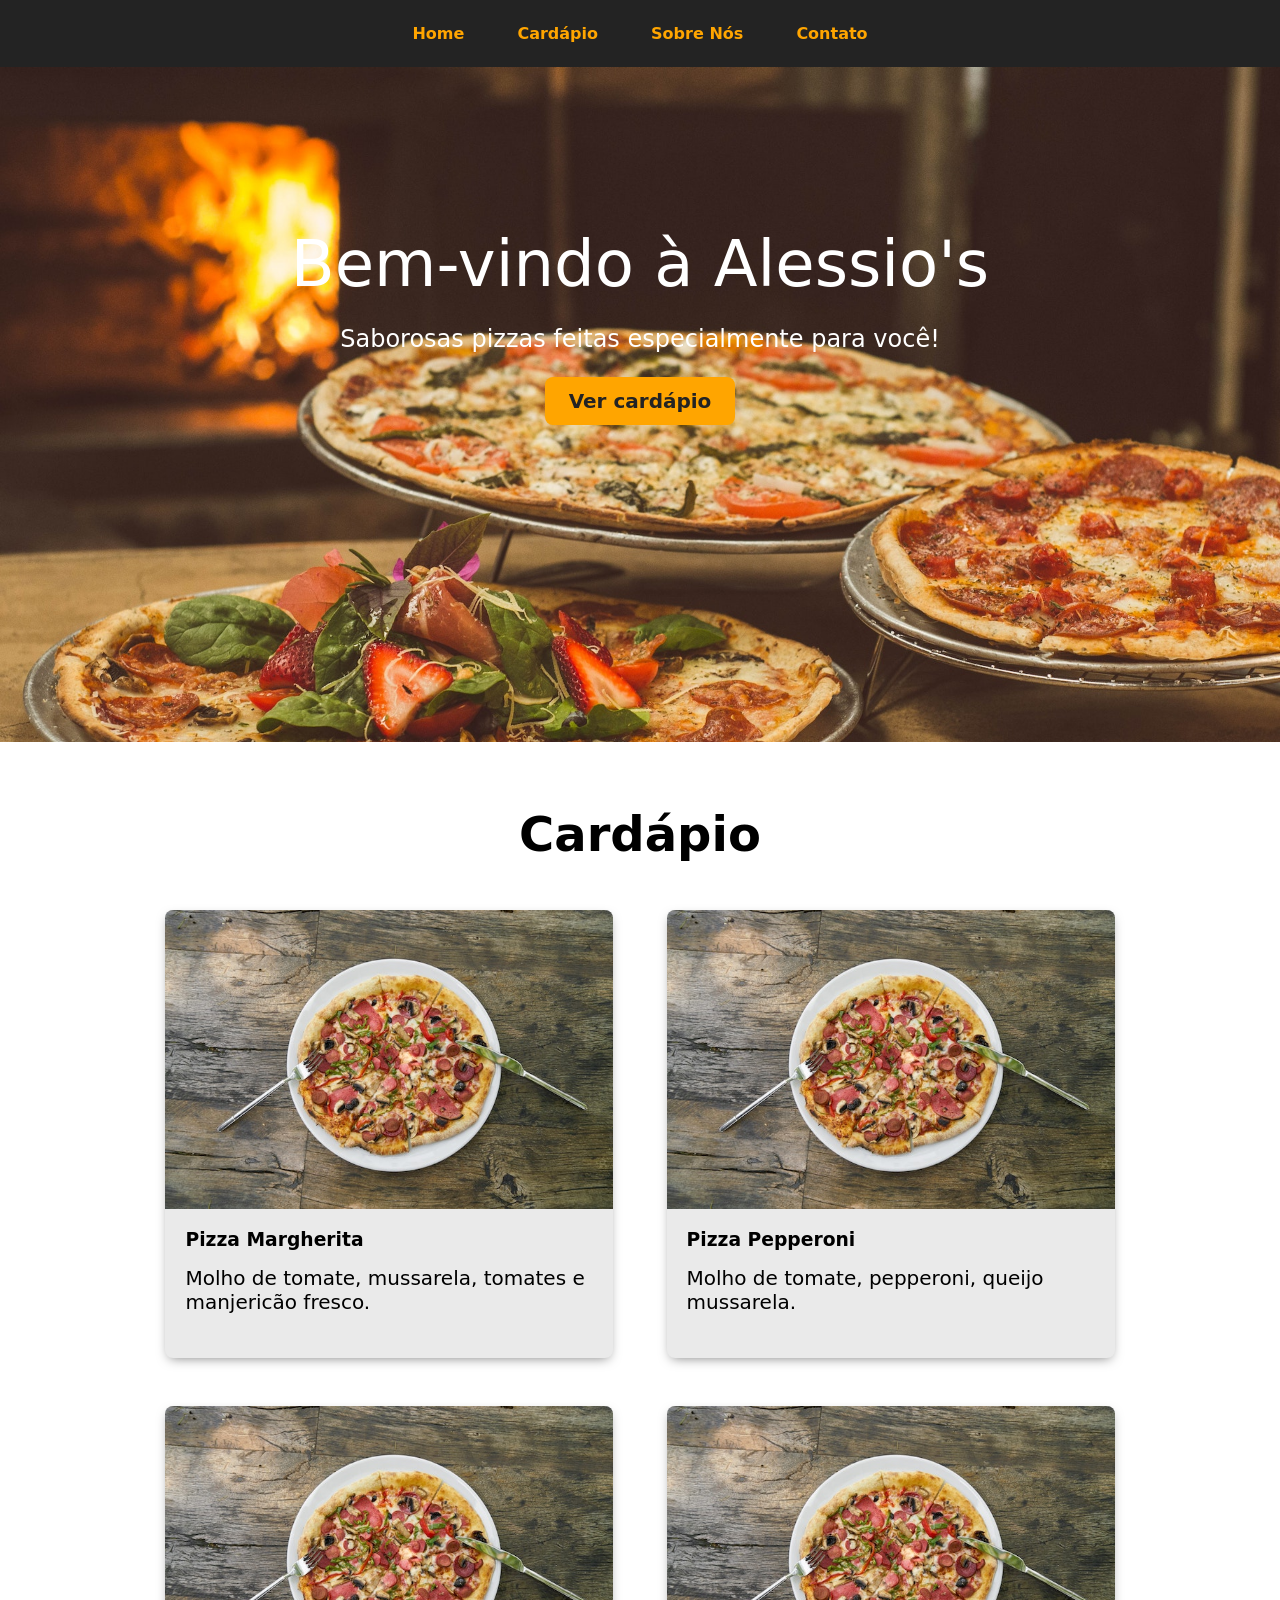
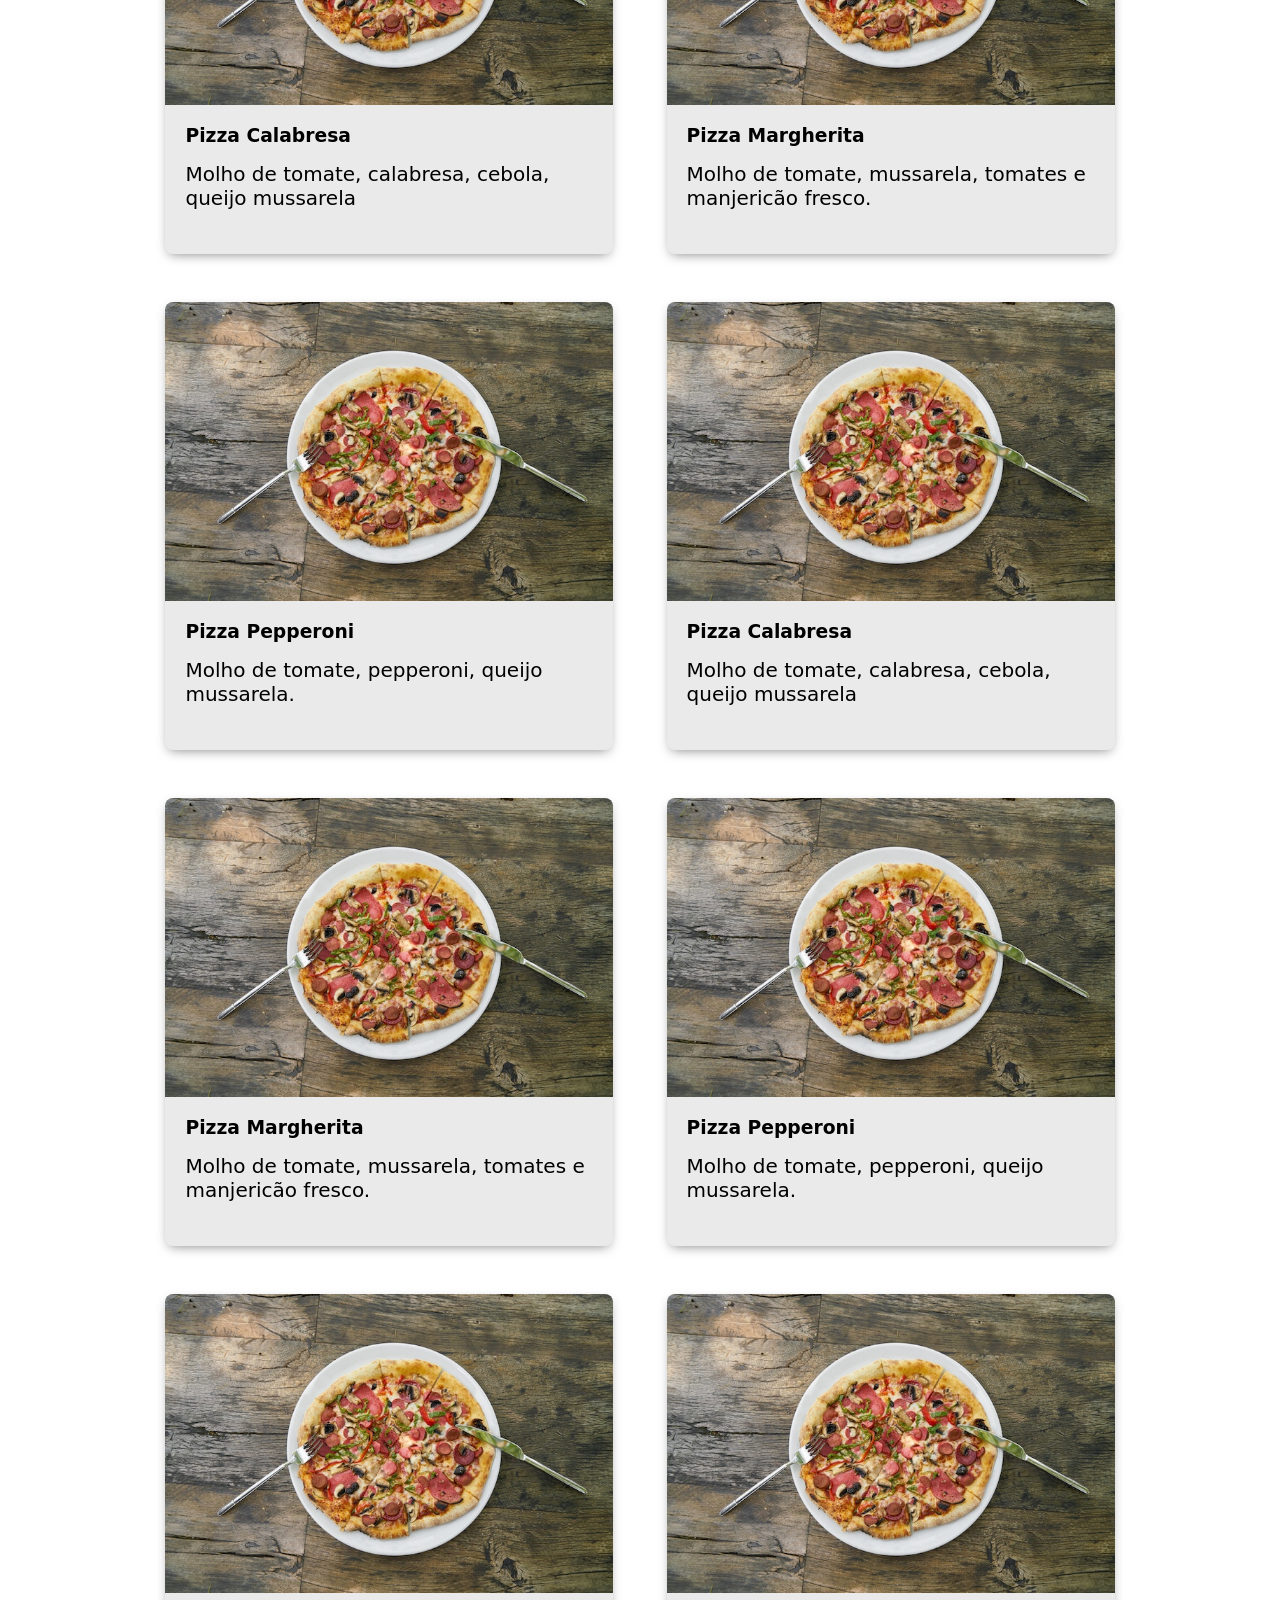
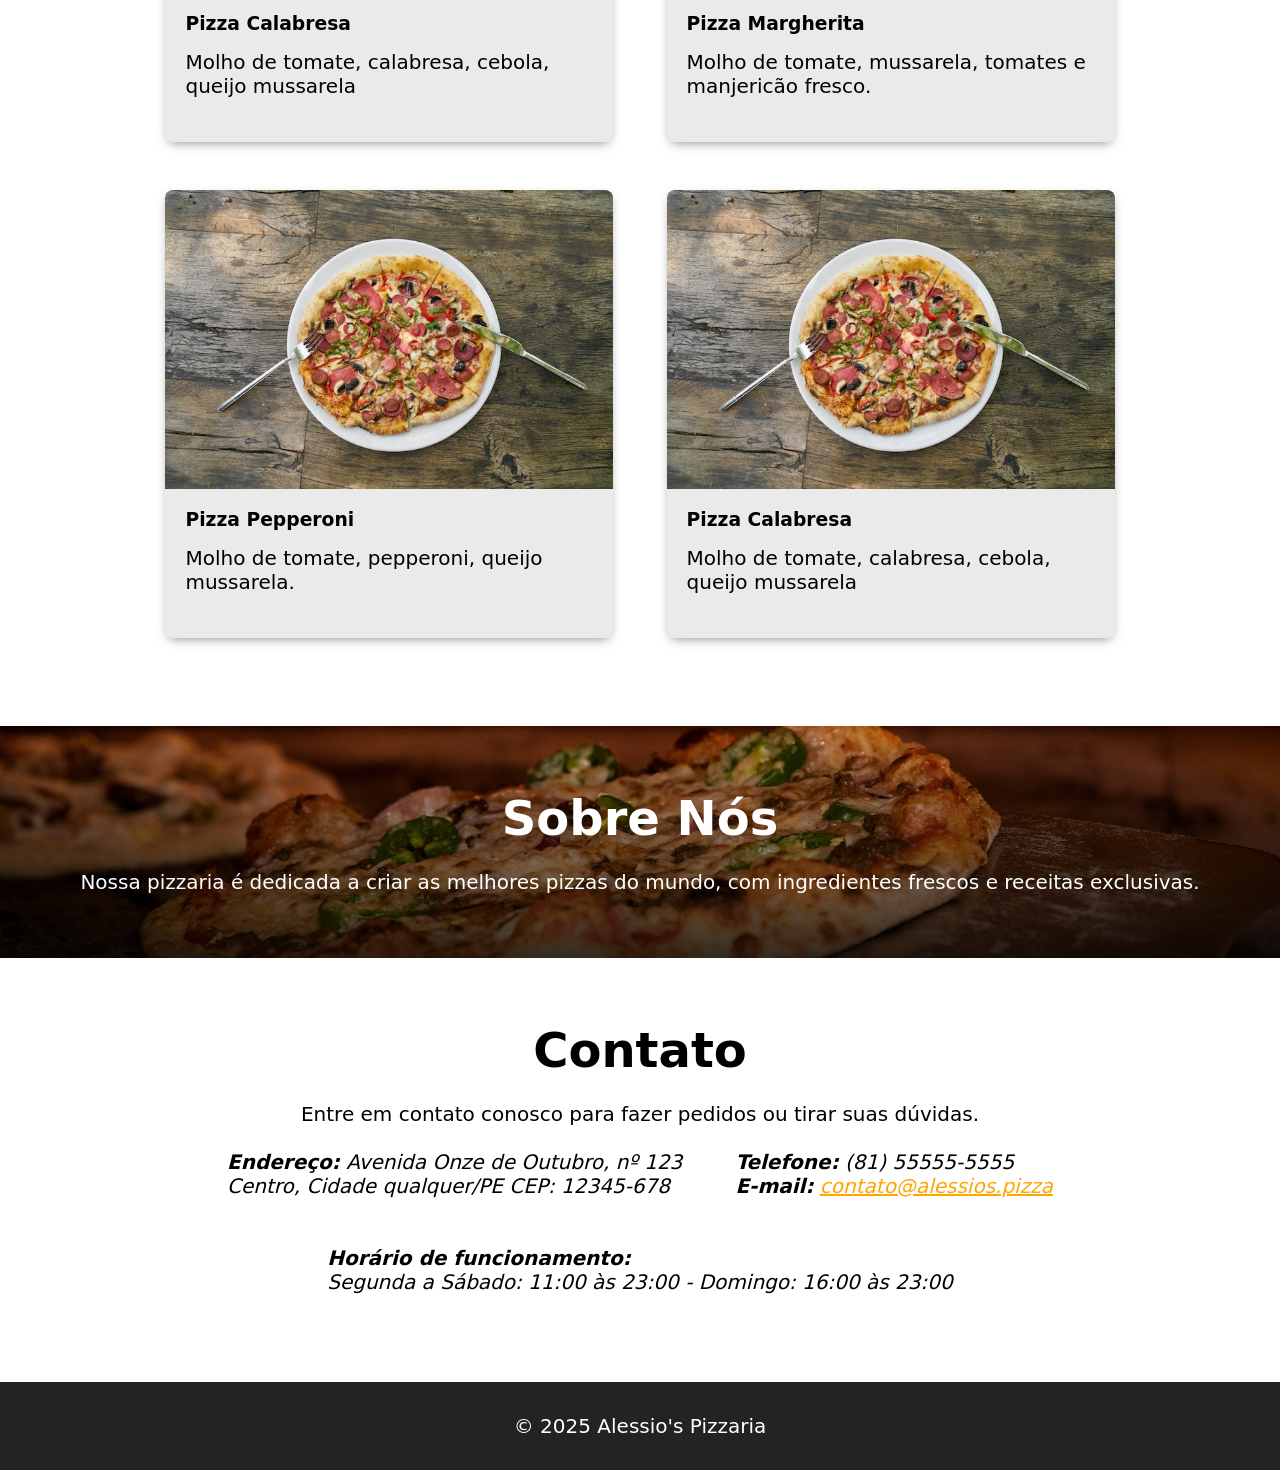
<file: alessios-pizzaria/index.html>
<!DOCTYPE html>
<html lang="pt-br">
  <head>
    <meta charset="UTF-8" />
    <meta name="viewport" content="width=device-width, initial-scale=1.0" />
    <title>Alessio's Pizzaria</title>
    <link rel="stylesheet" href="./index.css">
  </head>
  <body>
    <header>
      <nav>
        <ul>
          <li><a href="#home">Home</a></li>
          <li><a href="#menu">Cardápio</a></li>
          <li><a href="#about">Sobre Nós</a></li>
          <li><a href="#contact">Contato</a></li>
        </ul>
      </nav>
    </header>

    <section id="home">
      <div class="hero">
        <h1>Bem-vindo à Alessio's</h1>
        <p>Saborosas pizzas feitas especialmente para você!</p>
        <a href="#menu" class="cta-button">Ver cardápio</a>
      </div>
    </section>

    <section id="menu">
      <h2>Cardápio</h2>
      <ul class="menu-list">
        <li>
          <img src="./img/pexels-engin-akyurt-2260208.jpg" alt="Pizza Margherita">
          <h3>Pizza Margherita</h3>
          <p>Molho de tomate, mussarela, tomates e manjericão fresco.</p>
        </li>

        <li>
          <img src="./img/pexels-engin-akyurt-2260208.jpg" alt="Pizza Pepperoni">
          <h3>Pizza Pepperoni</h3>
          <p>Molho de tomate, pepperoni, queijo mussarela.</p>
        </li>

        <li>
          <img src="./img/pexels-engin-akyurt-2260208.jpg" alt="Pizza Calabresa">
          <h3>Pizza Calabresa</h3>
          <p>Molho de tomate, calabresa, cebola, queijo mussarela</p>
        </li>

        <li>
          <img src="./img/pexels-engin-akyurt-2260208.jpg" alt="Pizza Margherita">
          <h3>Pizza Margherita</h3>
          <p>Molho de tomate, mussarela, tomates e manjericão fresco.</p>
        </li>

        <li>
          <img src="./img/pexels-engin-akyurt-2260208.jpg" alt="Pizza Pepperoni">
          <h3>Pizza Pepperoni</h3>
          <p>Molho de tomate, pepperoni, queijo mussarela.</p>
        </li>

        <li>
          <img src="./img/pexels-engin-akyurt-2260208.jpg" alt="Pizza Calabresa">
          <h3>Pizza Calabresa</h3>
          <p>Molho de tomate, calabresa, cebola, queijo mussarela</p>
        </li>

        <li>
          <img src="./img/pexels-engin-akyurt-2260208.jpg" alt="Pizza Margherita">
          <h3>Pizza Margherita</h3>
          <p>Molho de tomate, mussarela, tomates e manjericão fresco.</p>
        </li>

        <li>
          <img src="./img/pexels-engin-akyurt-2260208.jpg" alt="Pizza Pepperoni">
          <h3>Pizza Pepperoni</h3>
          <p>Molho de tomate, pepperoni, queijo mussarela.</p>
        </li>

        <li>
          <img src="./img/pexels-engin-akyurt-2260208.jpg" alt="Pizza Calabresa">
          <h3>Pizza Calabresa</h3>
          <p>Molho de tomate, calabresa, cebola, queijo mussarela</p>
        </li>

        <li>
          <img src="./img/pexels-engin-akyurt-2260208.jpg" alt="Pizza Margherita">
          <h3>Pizza Margherita</h3>
          <p>Molho de tomate, mussarela, tomates e manjericão fresco.</p>
        </li>

        <li>
          <img src="./img/pexels-engin-akyurt-2260208.jpg" alt="Pizza Pepperoni">
          <h3>Pizza Pepperoni</h3>
          <p>Molho de tomate, pepperoni, queijo mussarela.</p>
        </li>

        <li>
          <img src="./img/pexels-engin-akyurt-2260208.jpg" alt="Pizza Calabresa">
          <h3>Pizza Calabresa</h3>
          <p>Molho de tomate, calabresa, cebola, queijo mussarela</p>
        </li>
      </ul>
    </section>

    <section id="about">
      <h2>Sobre Nós</h2>
      <p>
        Nossa pizzaria é dedicada a criar as melhores pizzas do mundo, com ingredientes frescos e receitas exclusivas.
      </p>
    </section>

    <section id="contact">
      <h2>Contato</h2>
      <p>Entre em contato conosco para fazer pedidos ou tirar suas dúvidas.</p>

      <address>
        <p>
          <strong>Endereço:</strong>
          Avenida Onze de Outubro, nº 123<br>
          Centro, Cidade qualquer/PE CEP: 12345-678
        </p>

        <div>
          <p><strong>Telefone:</strong> (81) 55555-5555</p>
          <p>
            <strong>E-mail:</strong>
            <a href="mailto:contato@alessios.pizza">contato@alessios.pizza</a>
          </p>
        </div>

        <div>
          <p><strong>Horário de funcionamento:</strong></p>
          <p>Segunda a Sábado: 11:00 às 23:00 - Domingo: 16:00 às 23:00</p>
        </div>
      </address>
    </section>
    
    <footer>
      <p>&copy; 2025 Alessio's Pizzaria</p>
    </footer>
  </body>
</html>
</file>
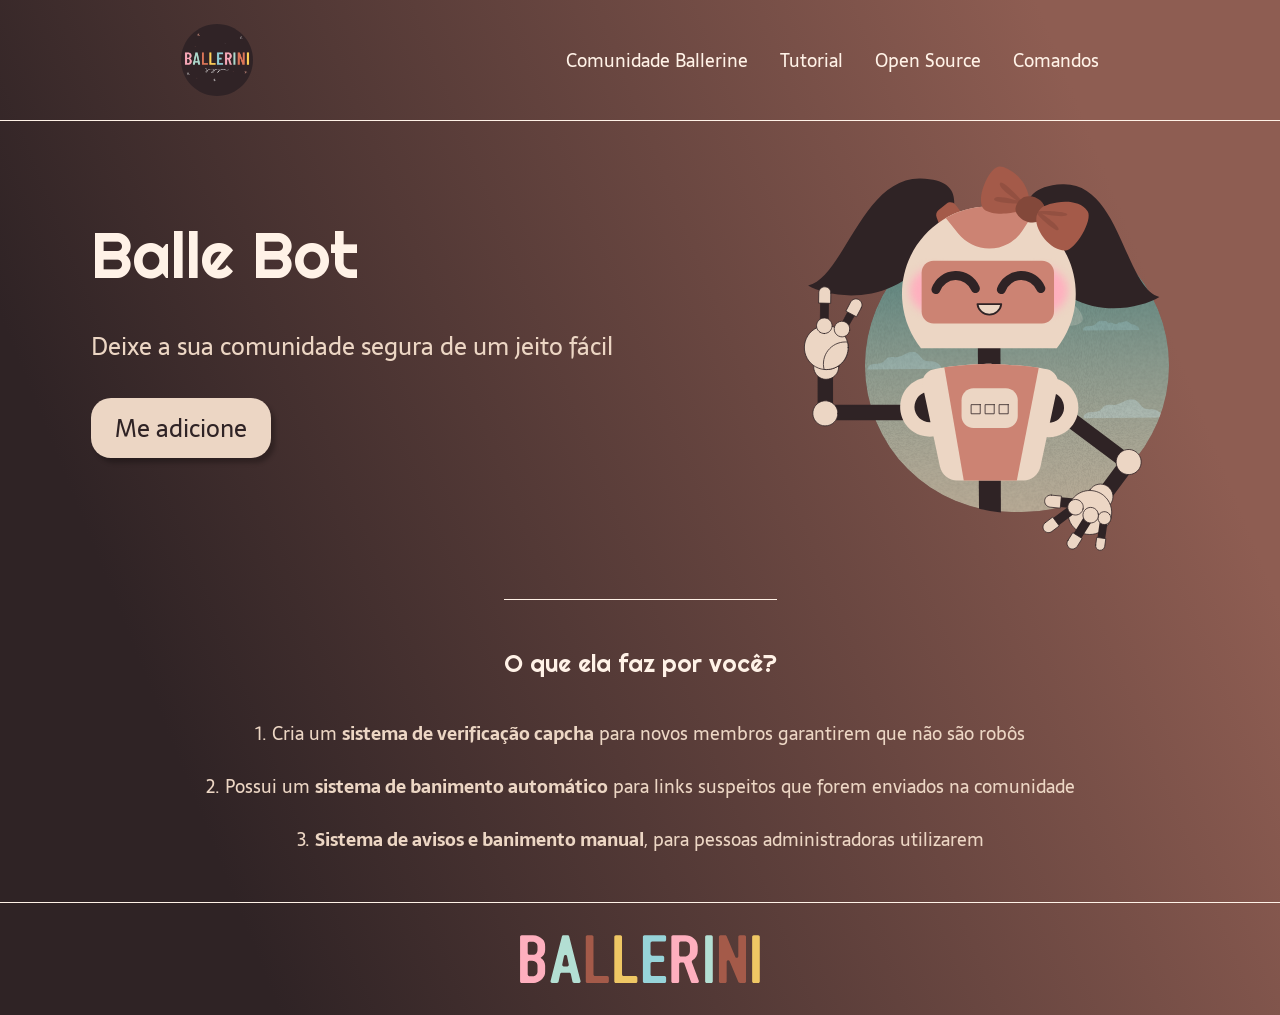
<file: Landing Page - Balle Bot/index.html>
<!DOCTYPE html>
<html lang="pt-BR">
<head>
    <meta charset="UTF-8">
    <meta http-equiv="X-UA-Compatible" content="IE=edge">
    <meta name="viewport" content="width=device-width, initial-scale=1.0">
    <meta name="description" content="Um bot que irá moderar e deixar a sua comunidade de um jeito fácil">
    <title>Balle Bot -  Modere a sua comunidade do Discord</title>

    <link rel="stylesheet" href="style.css">
</head>

<body>
    <header class="cabecalho">
        <img class="cabecalho-imagem" src="./assets/logo.svg" alt="Logo da comunidade Ballerine">
        <nav class="cabecalho-menu">
            <a class="cabecalho-menu-item" href="https://discord.gg/wagxzStdcR" target="_blank">Comunidade Ballerine</a>
            <a class="cabecalho-menu-item">Tutorial</a>
            <a class="cabecalho-menu-item">Open Source</a>
            <a class="cabecalho-menu-item">Comandos</a>
        </nav>
    </header>

    <main class="conteudo">
        <section class="conteudo-principal">
            <div class="conteudo-principal-escrito">
                <h1 class="conteudo-principal-titulo">Balle Bot</h1>
                <h2 class="conteudo-principal-subtitulo">Deixe a sua comunidade segura de um jeito fácil</h2>
                <button class="conteudo-principal-botao">Me adicione</button>
            </div>
            <img class="conteudo-principal-imagem" src="./assets/balleBot.svg" alt="imagem da Balle Bot">
        </section>

        <section class="conteudo-secundario">
            <h3 class="conteudo-secundario-titulo">O que ela faz por você?</h3>
            <p class="conteudo-secundario-paragrafo">1. Cria um <strong>sistema de verificação capcha</strong> para novos membros garantirem que não são robôs</p>
            <p class="conteudo-secundario-paragrafo">2. Possui um <strong>sistema de banimento automático</strong> para links suspeitos que forem enviados na comunidade</p>
            <p class="conteudo-secundario-paragrafo">3. <strong>Sistema de avisos e banimento manual</strong>, para pessoas administradoras utilizarem</p>
        </section>
    </main>

    <footer class="rodape">
        <img class="rodape-imagem" src="./assets/ballerini.svg" alt="">
    </footer>
</body>
</html>
</file>
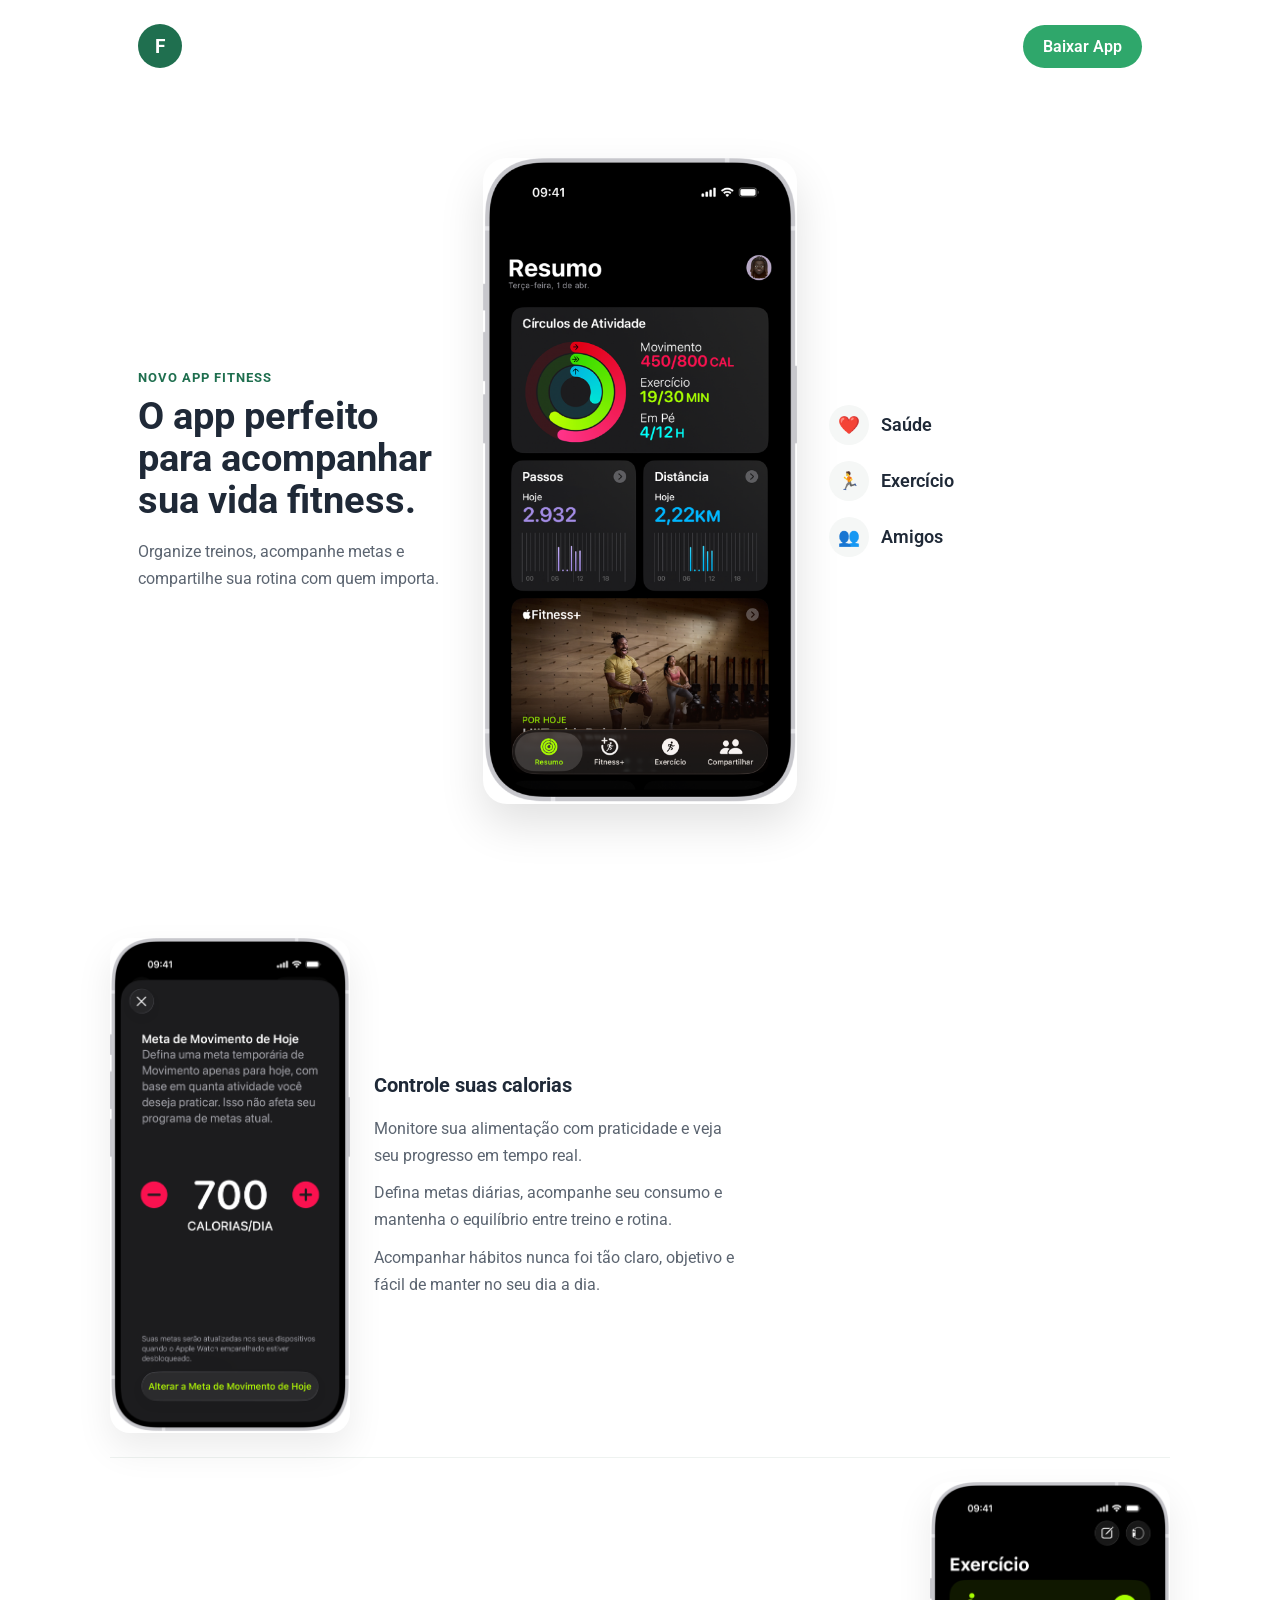
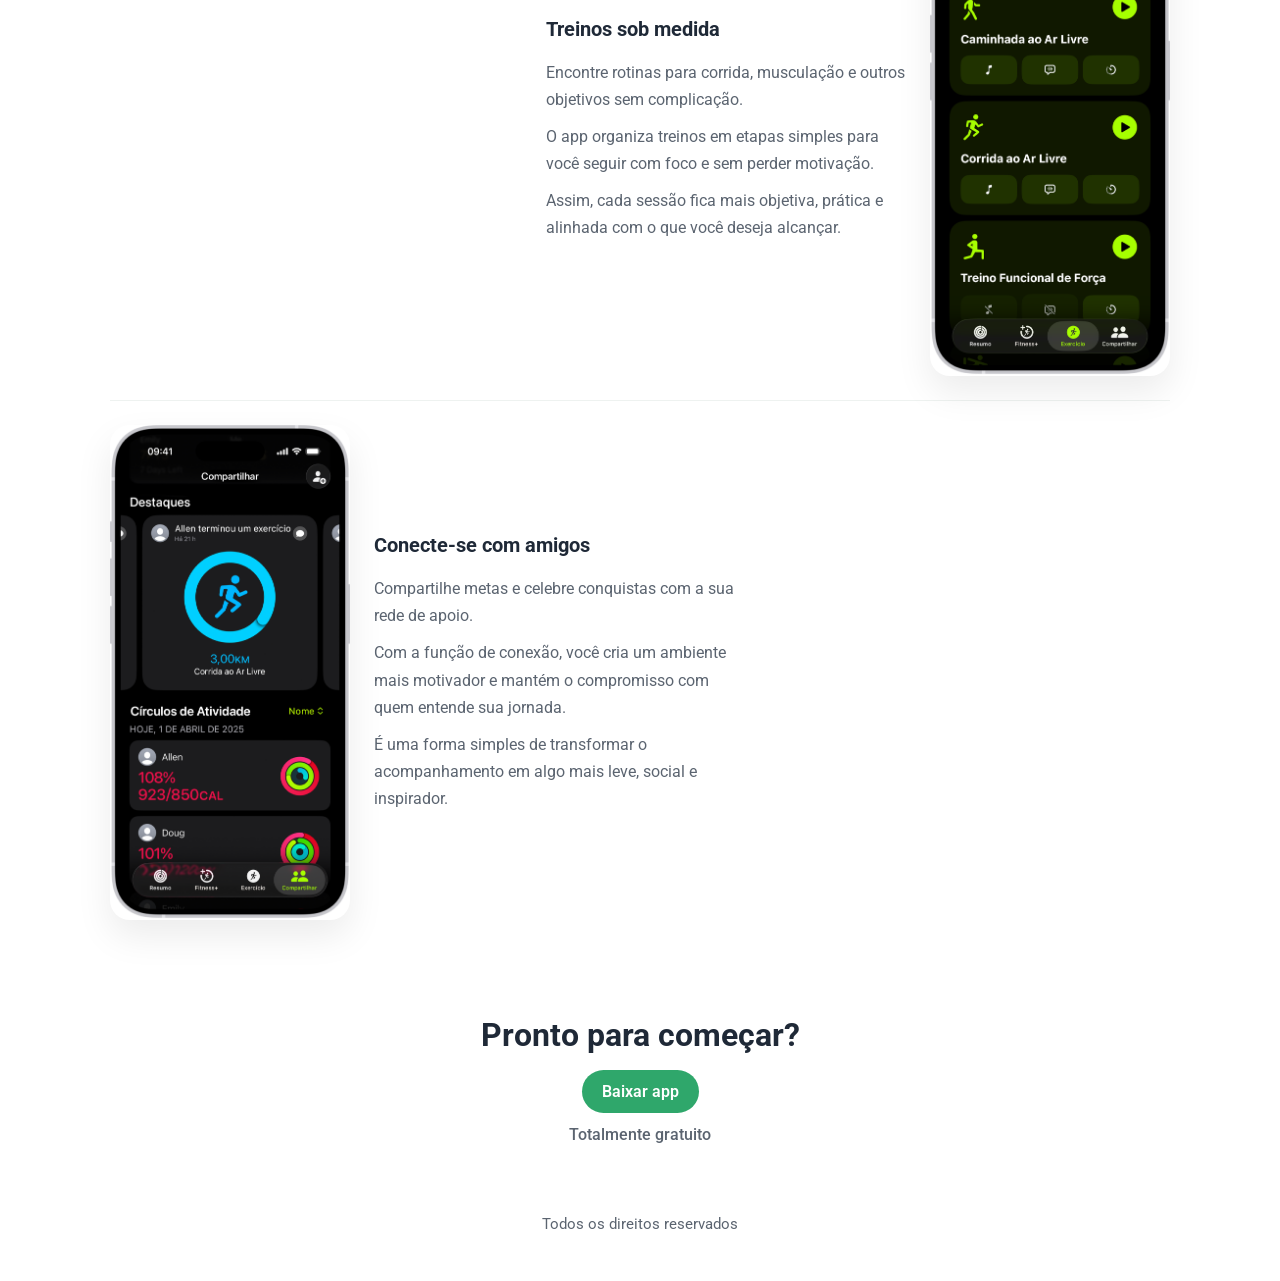
<file: landing page fitness/index.html>
<!DOCTYPE html>
<html lang="pt-br">

<head>
    <meta charset="UTF-8">
    <meta name="viewport" content="width=device-width, initial-scale=1.0">
    <title>FitFlow App</title>
    <link href="style.css" rel="stylesheet" />
    <link rel="preconnect" href="https://fonts.googleapis.com">
    <link rel="preconnect" href="https://fonts.gstatic.com" crossorigin>
    <link href="https://fonts.googleapis.com/css2?family=Roboto:ital,wght@0,100..900;1,100..900&display=swap"
        rel="stylesheet">
</head>

<body>
    <header class="header">
        <a class="brand" href="#">
            <span class="brand__logo">F</span>
        </a>

        <a class="download-btn" href="#">Baixar App</a>
    </header>

    <main>
        <section class="hero">
            <div class="hero__content">
                <div class="hero__copy">
                    <p class="hero__eyebrow">Novo app fitness</p>
                    <h1>O app perfeito para acompanhar sua vida fitness.</h1>
                    <p class="hero__text">Organize treinos, acompanhe metas e compartilhe sua rotina com quem importa.</p>
                </div>

                <div class="hero__visual">
                    <img src="images/print_1.png" alt="Print do aplicativo FitFlow com métricas de saúde e treino">
                </div>

                <div class="hero__highlights">
                    <ul>
                        <li><span>❤️</span> Saúde</li>
                        <li><span>🏃</span> Exercício</li>
                        <li><span>👥</span> Amigos</li>
                    </ul>
                </div>
            </div>
        </section>

        <section class="features" aria-label="Funcionalidades do aplicativo">
            <article class="feature">
                <img src="images/print_2.png" alt="Tela de calorias do aplicativo FitFlow">
                <div class="feature__content">
                    <h2>Controle suas calorias</h2>
                    <p>Monitore sua alimentação com praticidade e veja seu progresso em tempo real.</p>
                    <p>Defina metas diárias, acompanhe seu consumo e mantenha o equilíbrio entre treino e rotina.</p>
                    <p>Acompanhar hábitos nunca foi tão claro, objetivo e fácil de manter no seu dia a dia.</p>
                </div>
            </article>

            <article class="feature feature--reverse">
                <img src="images/print_3.png" alt="Tela de exercícios específicos do aplicativo FitFlow">
                <div class="feature__content">
                    <h2>Treinos sob medida</h2>
                    <p>Encontre rotinas para corrida, musculação e outros objetivos sem complicação.</p>
                    <p>O app organiza treinos em etapas simples para você seguir com foco e sem perder motivação.</p>
                    <p>Assim, cada sessão fica mais objetiva, prática e alinhada com o que você deseja alcançar.</p>
                </div>
            </article>

            <article class="feature">
                <img src="images/print_4.png" alt="Tela de compartilhamento com amigos do aplicativo FitFlow">
                <div class="feature__content">
                    <h2>Conecte-se com amigos</h2>
                    <p>Compartilhe metas e celebre conquistas com a sua rede de apoio.</p>
                    <p>Com a função de conexão, você cria um ambiente mais motivador e mantém o compromisso com quem entende sua jornada.</p>
                    <p>É uma forma simples de transformar o acompanhamento em algo mais leve, social e inspirador.</p>
                </div>
            </article>
        </section>

        <section class="cta">
            <h2>Pronto para começar?</h2>
            <a class="download-btn cta__button" href="#">Baixar app</a>
            <p class="cta__note">Totalmente gratuito</p>
        </section>
    </main>

    <footer class="footer">
        <p>Todos os direitos reservados</p>
    </footer>
</body>

</html>
</file>
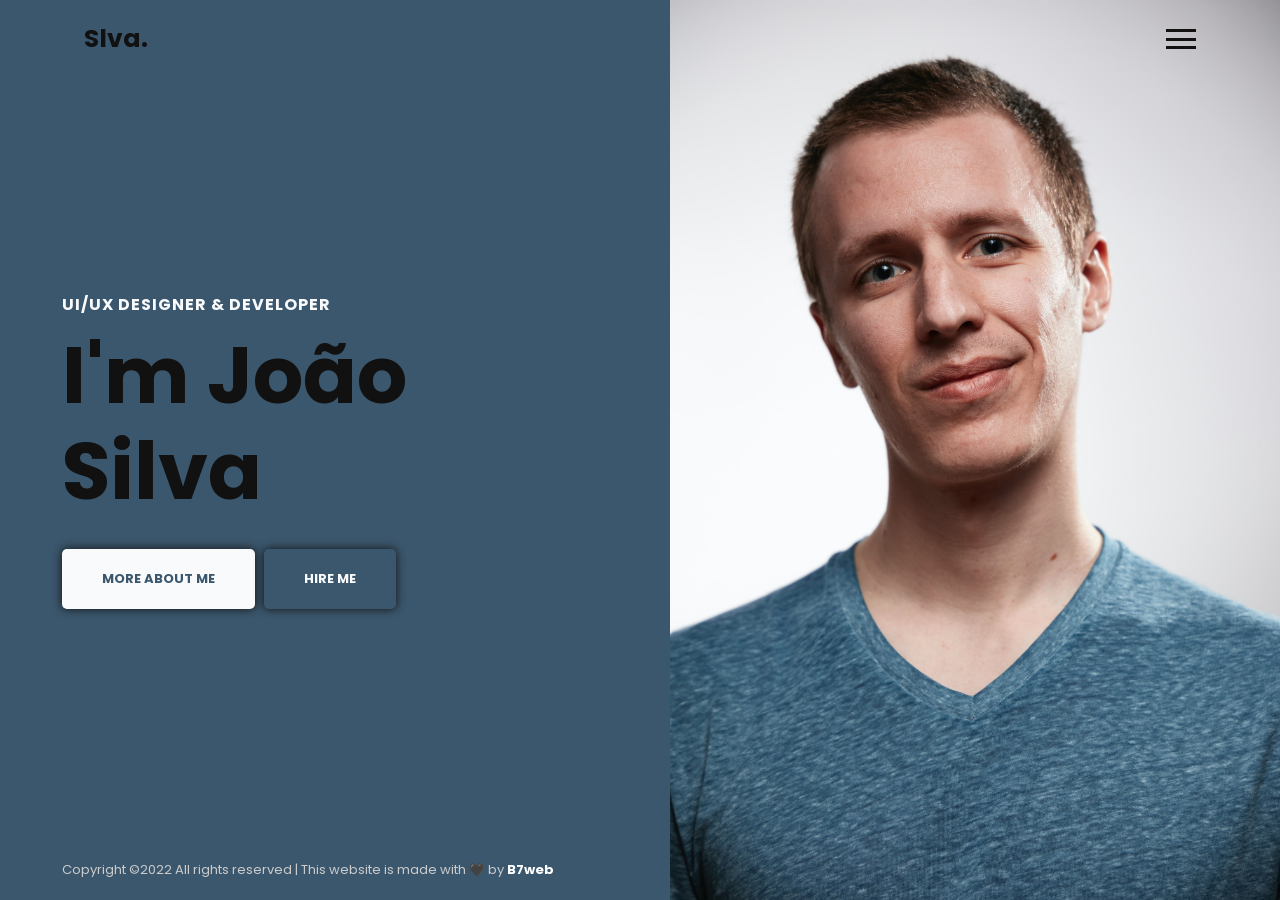
<file: Portfolio/index.html>
<!DOCTYPE html>
<html lang="en">
<head>
  <meta charset="UTF-8">
  <meta http-equiv="X-UA-Compatible" content="IE=edge">
  <meta name="viewport" content="width=device-width, initial-scale=1.0">
  <title>João Silva</title>
  <link rel="stylesheet" href="./assets/css/style.css">
</head>

<body>
  <header>
    <div class="logo">Slva.</div>
    <div class="menu">
      <div class="menu-line"></div>
      <div class="menu-line"></div>
      <div class="menu-line"></div>
    </div>
  </header>

  <section class="container">
    <div class="leftside">
      <div class="info">
        <div class="profession">UI/UX Designer & Developer</div>
        <div class="name">I'm João Silva</div>
        <div class="buttons">
          <a href="">More about me</a>
          <a href="" class="light">Hire me</a>
        </div>

        <div class="footer">
          Copyright ©2022 All rights reserved | This website is made with 🖤 by <a href="http://b7web.com.br">B7web</a>
        </div>
      </div>
    </div>
    <div class="rightside"></div>
  </section>

  <footer>
    
  </footer>
</body>
</html>
</file>
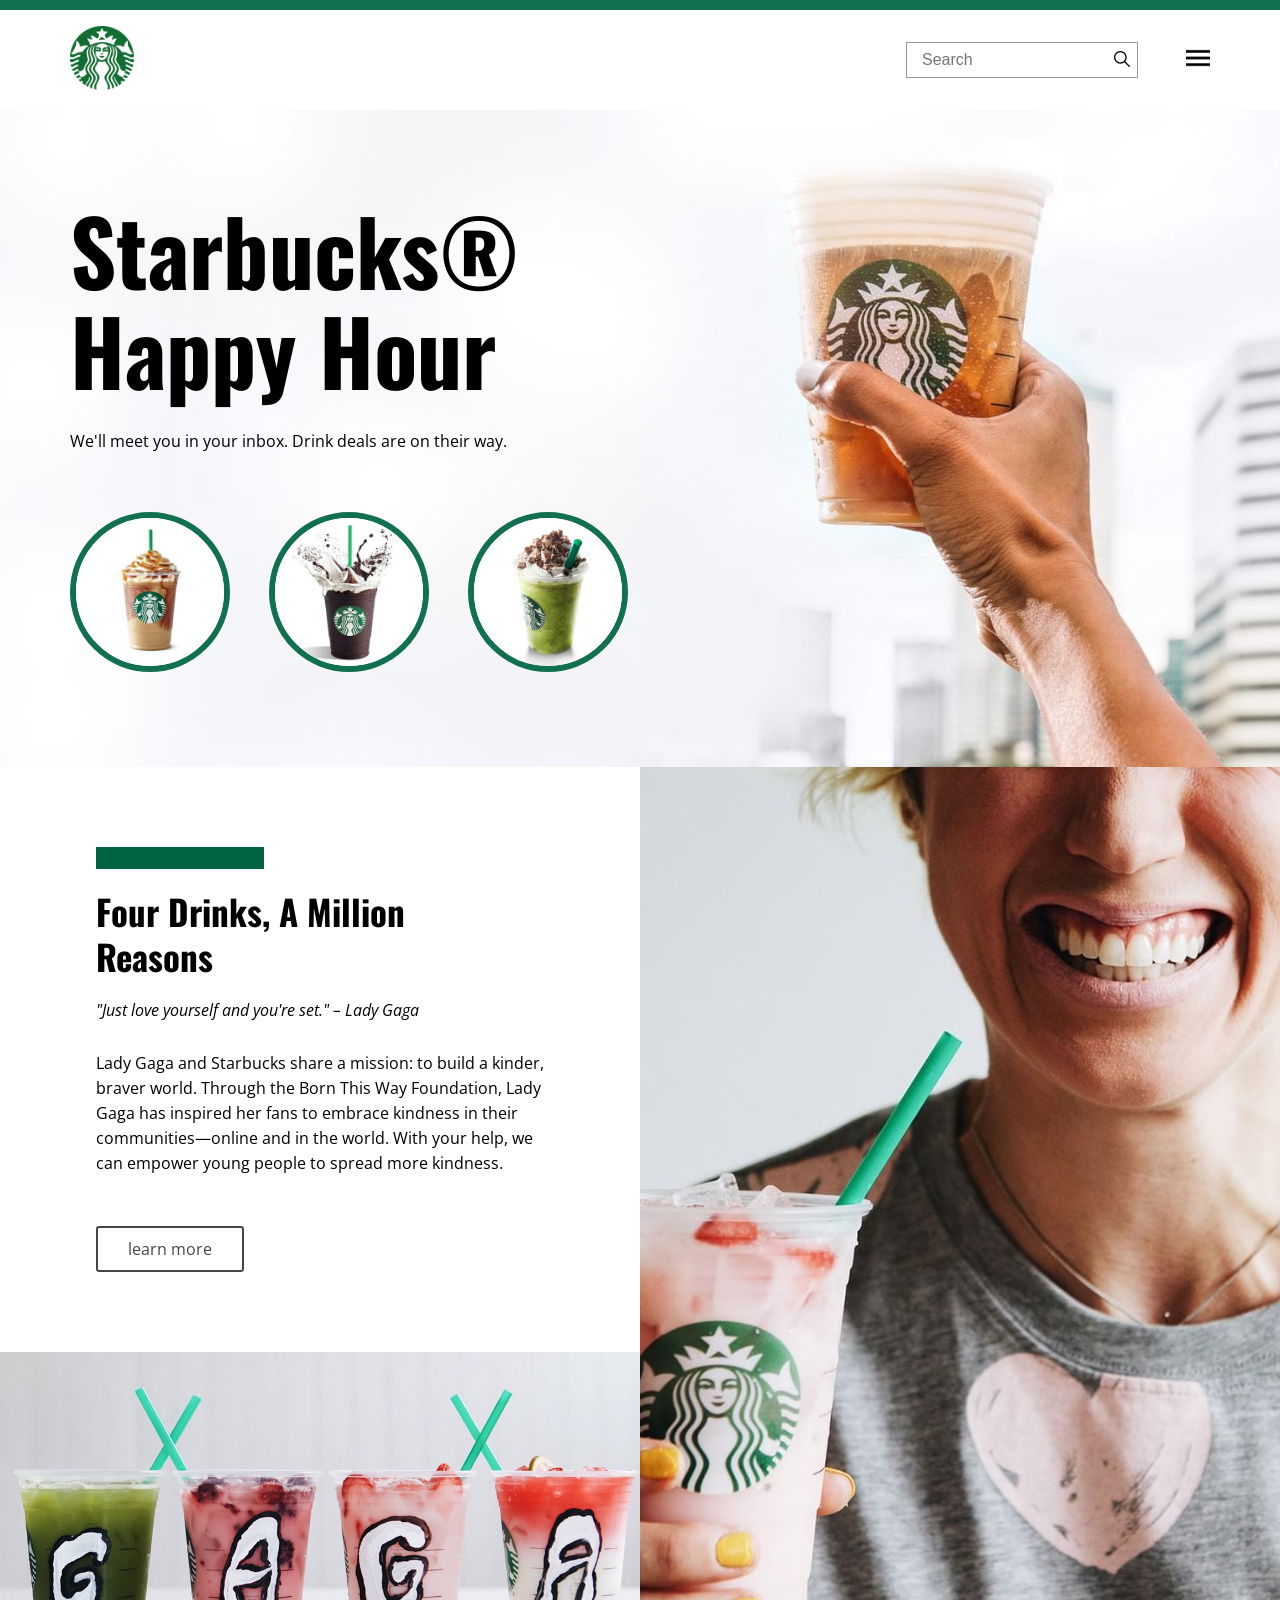
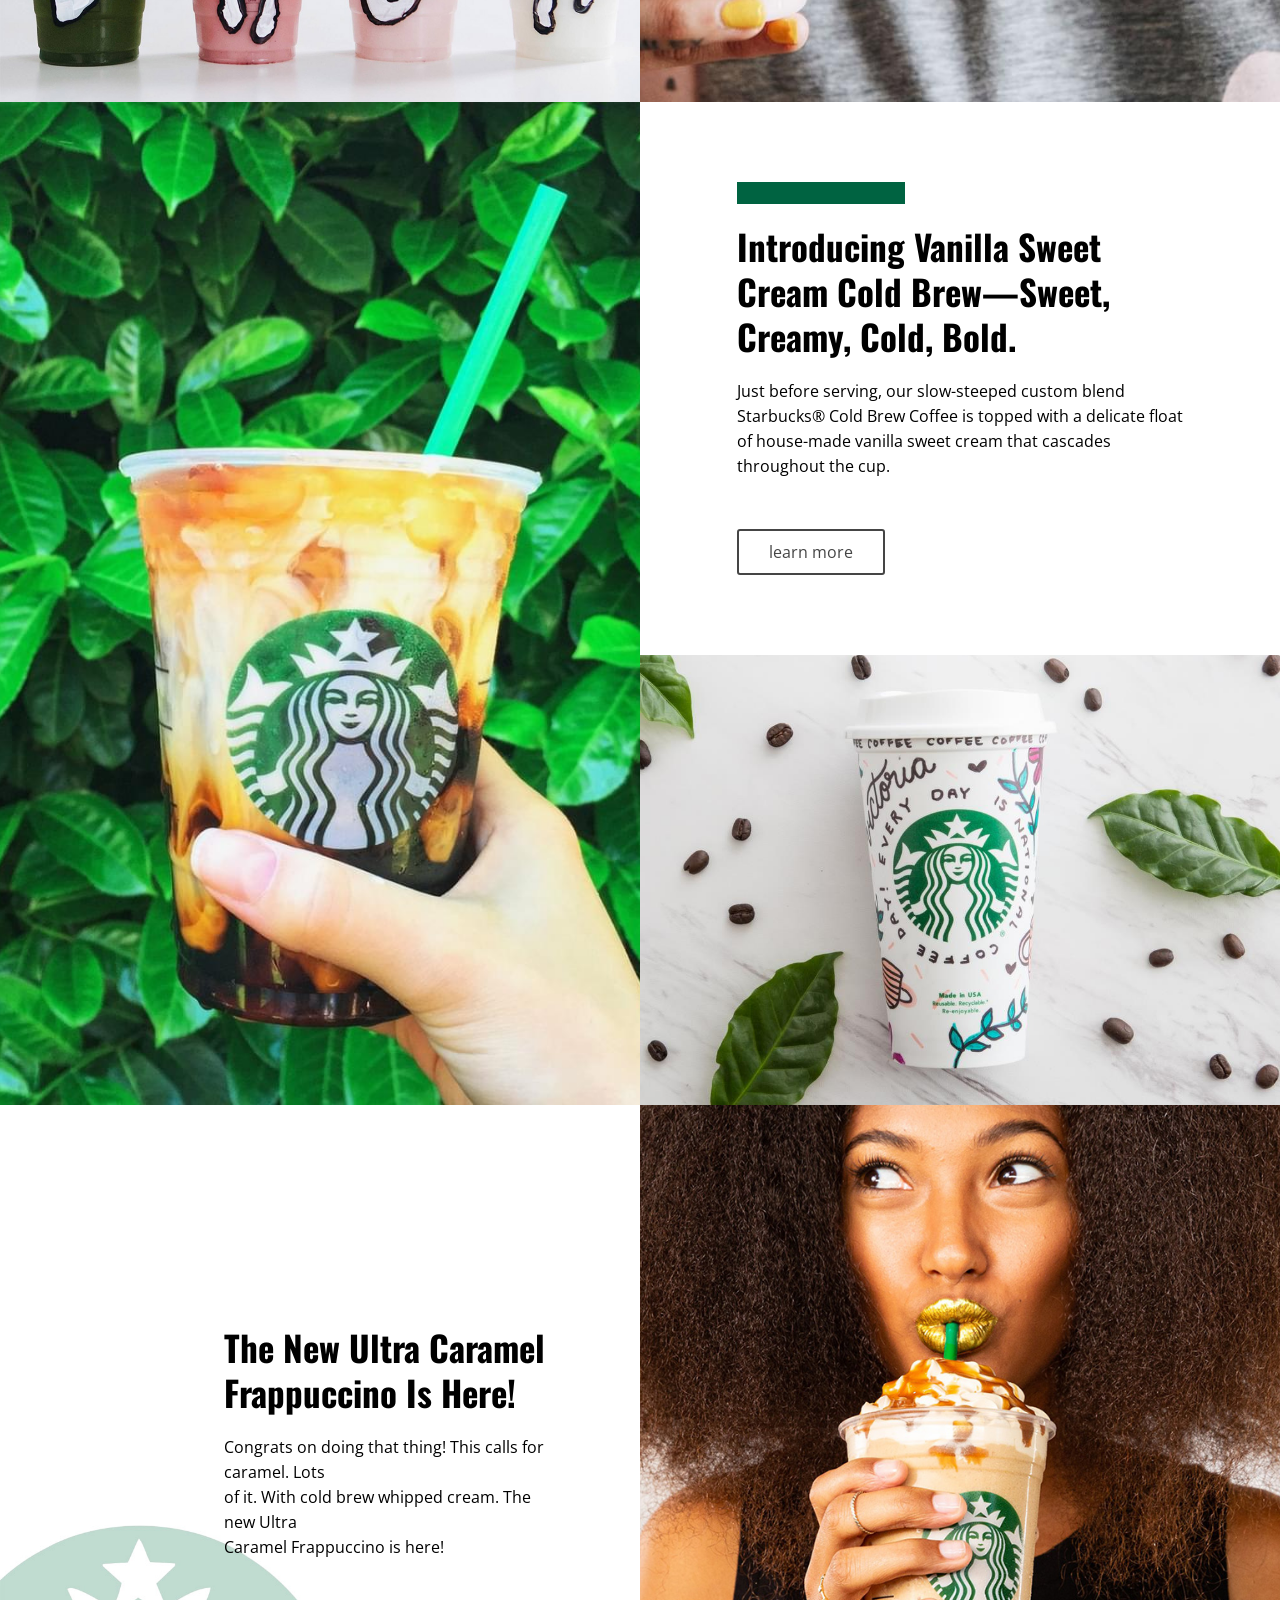
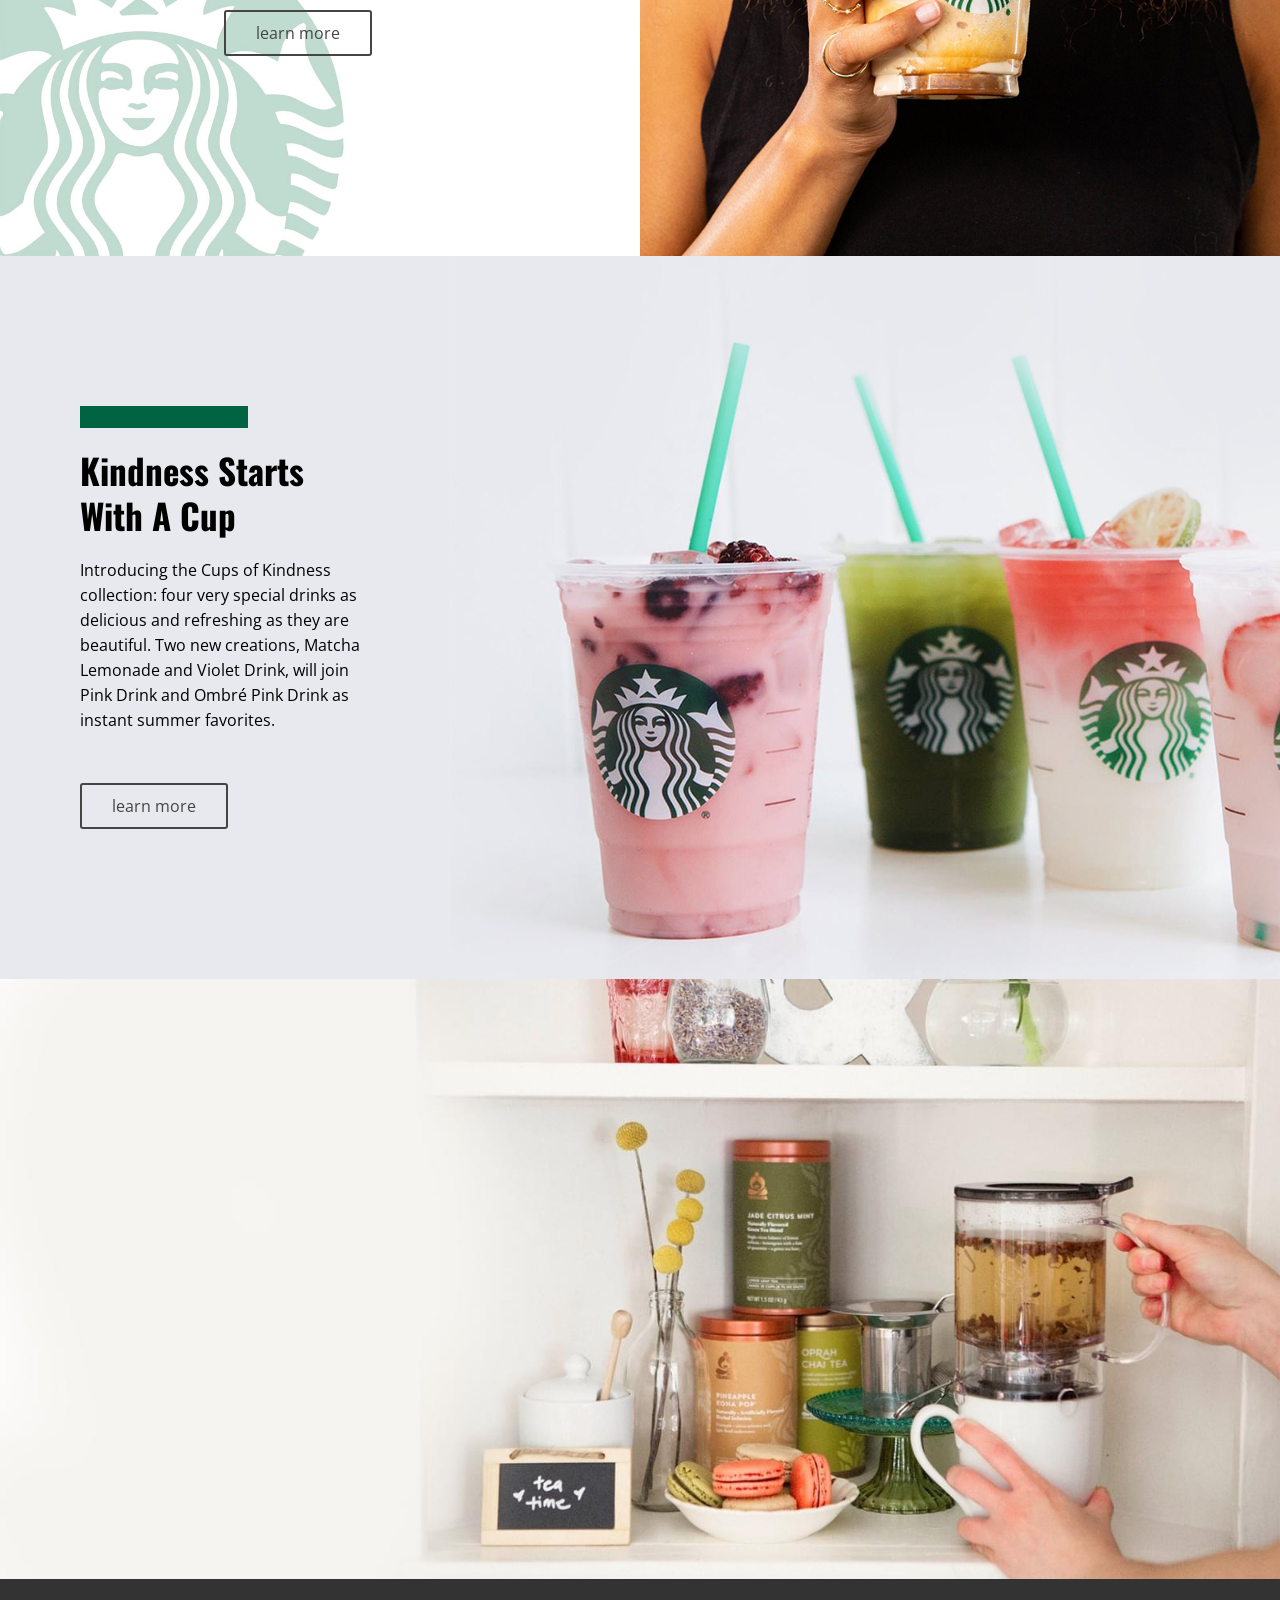
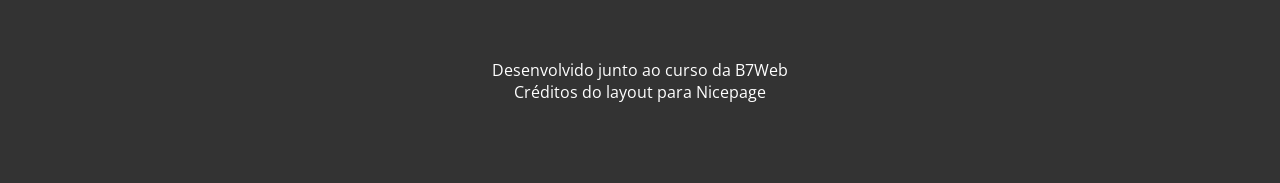
<file: Starbucks/index.html>
<!DOCTYPE html>
<html>

<head>
  <meta charset="UTF-8">
  <meta http-equiv="X-UA-Compatible" content="IE=edge">
  <meta name="viewport" content="width=device-width, initial-scale=1.0">
  <title>Starbucks</title>
  <link rel="stylesheet" href="./assets/css/style.css">
</head>

<body>
  <header>
    <div class="line"></div>
    <div class="container header--area">
      <div class="header-left">
        <a href="/"><img src="./assets/images/logo.png" alt="logo Starbucks"></a>
      </div>
      <div class="header--right">
        <div class="header--search">
          <form>
            <input type="text" nome="search" placeholder="Search">
            <button>
              <img src="./assets/images/loupe.png" alt="loupe">
            </button>
          </form>
        </div>
        <div class="header--menu">
          <img src="./assets/images/menu.png" alt="menu icon">
        </div>
      </div>
    </div>
  </header>

  <section class="banner">
    <div class="container">
      <h1>Starbucks® <br>Happy Hour</h1>
      <span>We'll meet you in your inbox. Drink deals are on their way.</span>
      <div class="banner--images">
        <img src="./assets/images/c1.jpg" alt="">
        <img src="./assets/images/c2.jpg" alt="">
        <img src="./assets/images/c3.jpg" alt="">
      </div>
    </div>
  </section>

  <section class="area1">
    <div class="area1--content">
      <div class="bar"></div>
      <h2>Four Drinks, A Million<br>Reasons </h2>

      <div class="area1--quote">"Just love yourself and you're set." – Lady Gaga</div>
      <div class="area1--text">
        Lady Gaga and Starbucks share a mission: to build a kinder,
        <br>braver world. Through the Born This Way Foundation, Lady
        <br>Gaga has inspired her fans to embrace kindness in their
        <br>communities—online and in the world. With your help, we
        <br>can empower young people to spread more kindness.
      </div>

      <a href="#" class="button">learn more</a>
    </div>
    <div class="area1--img1"></div>
    <div class="area1--img2"></div>
  </section>

  <section class="area2">
    <div class="area2--content">
      <div class="bar"></div>
      <h2>Introducing Vanilla Sweet
        <br>Cream Cold Brew—Sweet,
        <br>Creamy, Cold, Bold.
      </h2>

      <div class="area2--text">
        Just before serving, our slow-steeped custom blend
        <br>Starbucks® Cold Brew Coffee is topped with a delicate float
        <br>of house-made vanilla sweet cream that cascades
        <br>throughout the cup.
      </div>

      <a href="#" class="button">learn more</a>
    </div>
    <div class="area2--img1"></div>
    <div class="area2--img2"></div>
  </section>

  <section class="area3">
    <div class="area3--content">
      <h2>The New Ultra Caramel<br>Frappuccino Is Here!</h2>
      <div class="area3--text">
        Congrats on doing that thing! This calls for caramel. Lots
        <br>of it. With cold brew whipped cream. The new Ultra
        <br>Caramel Frappuccino is here!
      </div>
      <a href="#" class="button">learn more</a>
    </div>
    <div class="area3--img1"></div>
  </section>

  <section class="area4">
    <div class="area4--content">
      <div class="bar"></div>
      <h2>Kindness Starts<br>With A Cup</h2>
      <div class="area4--text">
        Introducing the Cups of Kindness
        collection: four very special drinks as
        delicious and refreshing as they are
        beautiful. Two new creations, Matcha
        Lemonade and Violet Drink, will join Pink
        Drink and Ombré Pink Drink as instant
        summer favorites.
      </div>
      <a href="#" class="button">learn more</a>
    </div>
    <div class="area4--img1"></div>
  </section>

  <section class="area5"></section>

  <footer>
    Desenvolvido junto ao curso da B7Web<br>
    Créditos do layout para Nicepage
  </footer>
</body>

</html>
</file>
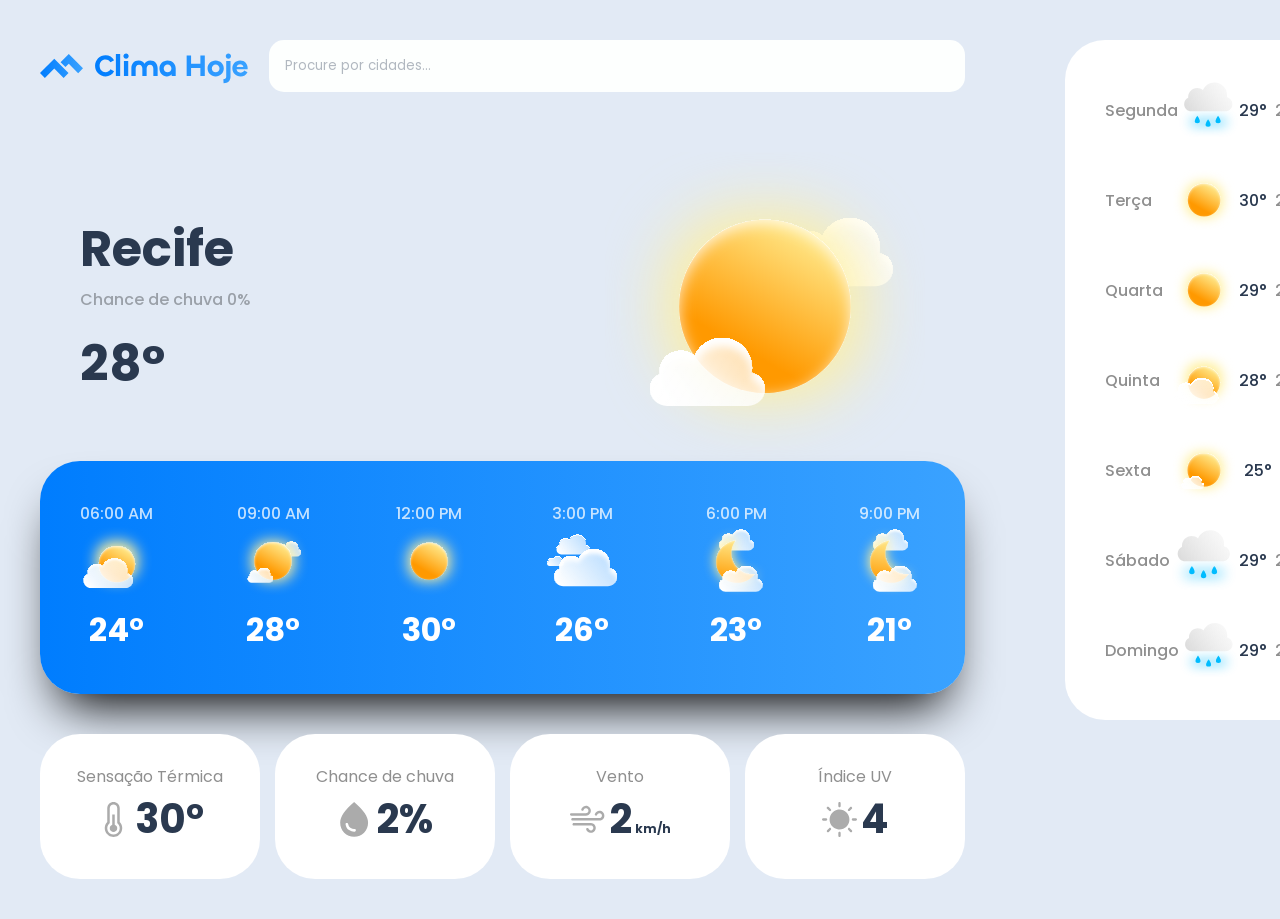
<file: weather-app/index.html>
<!DOCTYPE html>
<html lang="en">
<head>
  <meta charset="UTF-8">
  <meta name="viewport" content="width=device-width, initial-scale=1.0">
  <title>Clima Hoje</title>
  <link rel="stylesheet" href="./styles.css">
  <link rel="stylesheet" href="mobile.css">
  <link rel="preconnect" href="https://fonts.googleapis.com">
<link rel="preconnect" href="https://fonts.gstatic.com" crossorigin>
<link href="https://fonts.googleapis.com/css2?family=Poppins:wght@100;200;300;400;500;600;700;800;900&display=swap" rel="stylesheet">
</head>
<body>
  <div class="app-container">
    <div class="left-column">

      <nav class="navbar-container">
        <img src="./images/logo.svg" alt="Clima Hoje">
        <input class="custom-input" type="text" name="city" id="city" placeholder="Procure por cidades...">
      </nav>

      <div class="showcase-container">
        <div class="showcase-text">
          <h2>Recife</h2>
          <p>Chance de chuva 0%</p>
          <h2>28°</h2>
        </div>

        <img src="./images/sun-clouds.svg" alt="Sol com poucas nuvens">
      </div>

      <div class="hourly-forecast-container">
        <div class="hour-weather-item">
          <p>06:00 AM</p>
          <img src="./images/sun-cloud.svg" alt="Sol com poucas nuvens">
          <p>24°</p>
        </div>

        <div class="hour-weather-item">
          <p>09:00 AM</p>
          <img src="./images/sun-clouds.svg" alt="Sol com muitas nuvens">
          <p>28°</p>
        </div>

        <div class="hour-weather-item">
          <p>12:00 PM</p>
          <img src="./images/sun.svg" alt="Sol">
          <p>30°</p>
        </div>

        <div class="hour-weather-item">
          <p>3:00 PM</p>
          <img src="./images/clouds.svg" alt="Nublado">
          <p>26°</p>
        </div>

        <div class="hour-weather-item">
          <p>6:00 PM</p>
          <img src="./images/moon-clouds.svg" alt="Noite com nuvens">
          <p>23°</p>
        </div>

        <div class="hour-weather-item">
          <p>9:00 PM</p>
          <img src="./images/moon-clouds.svg" alt="Noite com nuvens">
          <p>21°</p>
        </div>
      </div>

      <div class="weather-details-container">
        <div class="weather-detail-item">
          <p>Sensação Térmica</p>
          <div>
            <img src="./images/temperature.svg" alt="Sensação Térmica">
            <p>30°</p>
          </div>
        </div>

        <div class="weather-detail-item">
          <p>Chance de chuva</p>
          <div>
            <img src="./images/rain.svg" alt="Chance de chuva">
            <p>2%</p>
          </div>
        </div>

        <div class="weather-detail-item">
          <p>Vento</p>
          <div>
            <img src="./images/wind.svg" alt="Vento">
            <p>2 <span>km/h</span></p>
          </div>
        </div>

        <div class="weather-detail-item">
          <p>Índice UV</p>
          <div>
            <img src="./images/sun-2.svg" alt="Índice UV">
            <p>4</p>
          </div>
        </div>
      </div>
    </div>

    <div class="right-column">
      <div class="weekly-forecast-container">
        <div class="day-weather-item">
          <p>Segunda</p>
          <img src="./images/rain-2.svg" alt="Chuva">
          <div>
            <p>29°</p>
            <p>23°</p>
          </div>
        </div>

         <div class="day-weather-item">
          <p>Terça</p>
          <img src="./images/sun.svg" alt="Sol">
          <div>
            <p>30°</p>
            <p>25°</p>
          </div>
        </div>

         <div class="day-weather-item">
          <p>Quarta</p>
          <img src="./images/sun.svg" alt="Sol">
          <div>
            <p>29°</p>
            <p>23°</p>
          </div>
        </div>

         <div class="day-weather-item">
          <p>Quinta</p>
          <img src="./images/sun-cloud.svg" alt="Sol com nuvens">
          <div>
            <p>28°</p>
            <p>23°</p>
          </div>
        </div>

         <div class="day-weather-item">
          <p>Sexta</p>
          <img src="./images/sun-clouds.svg" alt="Sol com poucas Nuvens">
          <div>
            <p>25°</p>
            <p>21°</p>
          </div>
        </div>

         <div class="day-weather-item">
          <p>Sábado</p>
          <img src="./images/rain-2.svg" alt="Chuva">
          <div>
            <p>29°</p>
            <p>23°</p>
          </div>
        </div>

         <div class="day-weather-item">
          <p>Domingo</p>
          <img src="./images/rain-2.svg" alt="Chuva">
          <div>
            <p>29°</p>
            <p>23°</p>
          </div>
        </div>
      </div>
    </div>
  </div>
</body>
</html>
</file>
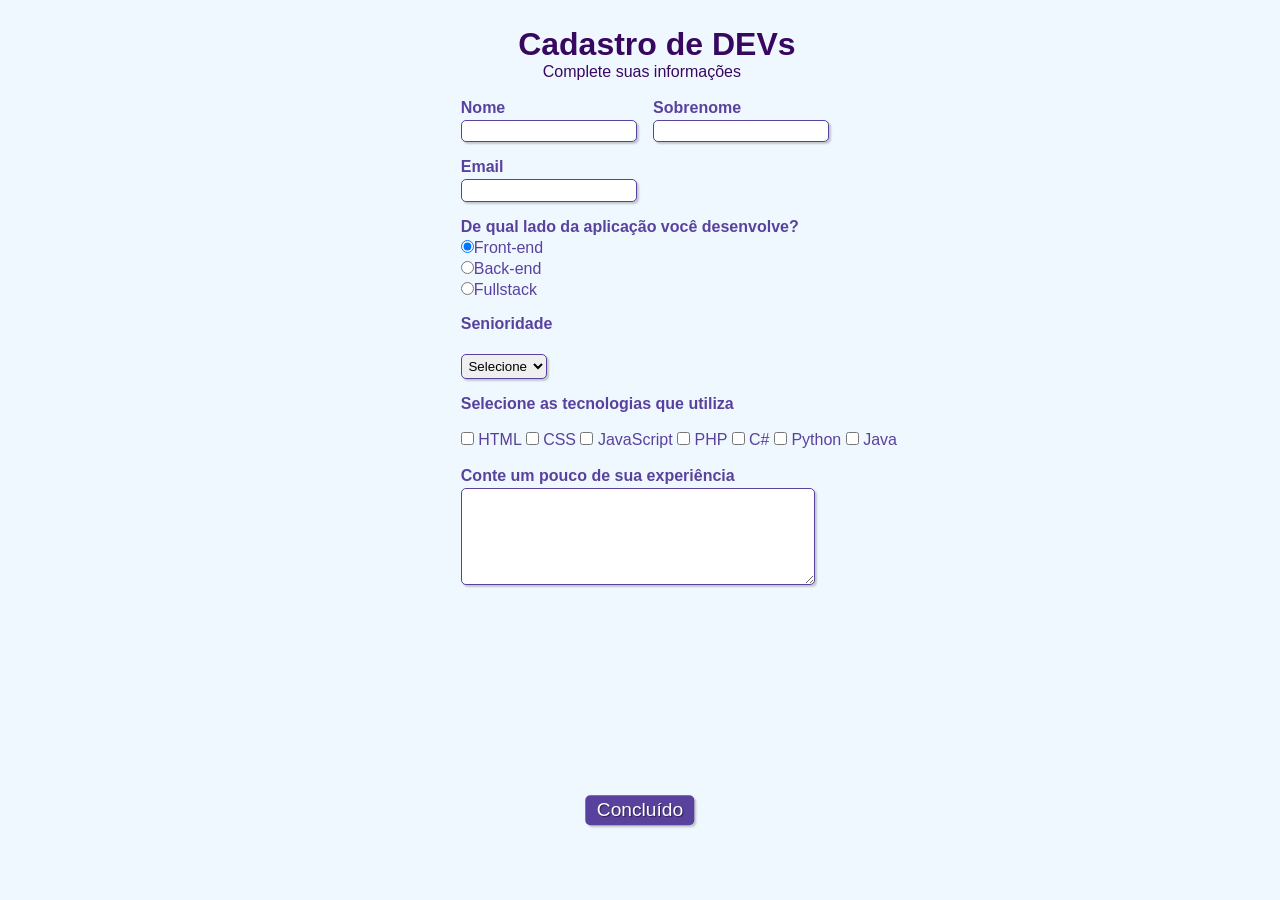
<file: form_dev/form.html>
<!DOCTYPE html>
<html lang="pt-br">
<head>
    <meta charset="UTF-8">
    <meta http-equiv="X-UA-Compatible" content="IE=edge">
    <meta name="viewport" content="width=device-width, initial-scale=1.0">
    <title>cadastro</title>

    <link rel="stylesheet" href="style_form.css">
</head>
<body>
    <div>
        <h1 id="title">Cadastro de DEVs</h1>
        <p id="subtitle">Complete suas informações</p>
        <br>
    </div>

    <form>
        <fieldset class="group">
            <div class="field">
                <label for="name"><strong>Nome</strong></label>
                <input type="text" name="name" id="name" required>
            </div>

            <div class="field">
                <label for="lastName"><strong>Sobrenome</strong></label>
                <input type="text" name="lastName" id="lastName" required>
            </div>
            
        </fieldset>

        <div class="field">
            <label for="email"><strong>Email</strong></label>
            <input type="email" name="email" id="email" required>
        </div>

        <div class="field">
            <label for=""><strong>De qual lado da aplicação você desenvolve?</strong></label>

            <label>
                <input type="radio" name="dev" value="front-end" checked>Front-end 
            </label>
            <label>
                <input type="radio" name="dev" value="back-end">Back-end
            </label>
            <label>
                <input type="radio" name="dev" value="fullstack">Fullstack
            </label>
        </div>

        <div class="field">
            <label for="seniority"><strong>Senioridade</strong></label> <br>
            <select id="seniority">
                <option selected disabled value="">Selecione</option>
                <option value="junior">Junior</option>
                <option value="pleno">Pleno</option>
                <option value="senior">Senior</option>
            </select>
        </div>

        <fieldset class="group">
            <label><strong>Selecione as tecnologias que utiliza</strong></label> <br><br>
            
            <input type="checkbox" name="tecnologia1" id="tecnologia1" value="HTML">
            <label for="tecnologia1">HTML</label>
            <input type="checkbox" name="tecnologia2" id="tecnologia2" value="CSS">
            <label for="tecnologia2">CSS</label>
            <input type="checkbox" name="tecnologia3" id="tecnologia3" value="JavaScript">
            <label for="tecnologia3">JavaScript</label>
            <input type="checkbox" name="tecnologia4" id="tecnologia4" value="PHP">
            <label for="tecnologia4">PHP</label>
            <input type="checkbox" name="tecnologia5" id="tecnologia5" value="C#">
            <label for="tecnologia5">C#</label>
            <input type="checkbox" name="tecnologia6" id="tecnologia6" value="Python">
            <label for="tecnologia6">Python</label>
            <input type="checkbox" name="tecnologia7" id="tecnologia7" value="Java">
            <label for="tecnologia7">Java</label>
        </fieldset>


        <div class="field">
            <br>
            <label><strong>Conte um pouco de sua experiência</strong></label>
            <textarea rows="6" style="width: 26em" name="experience" id="experience"></textarea>
        </div>

        <button class="button" type="submit">Concluído</button>
    </form>

</body>
</html>
</file>
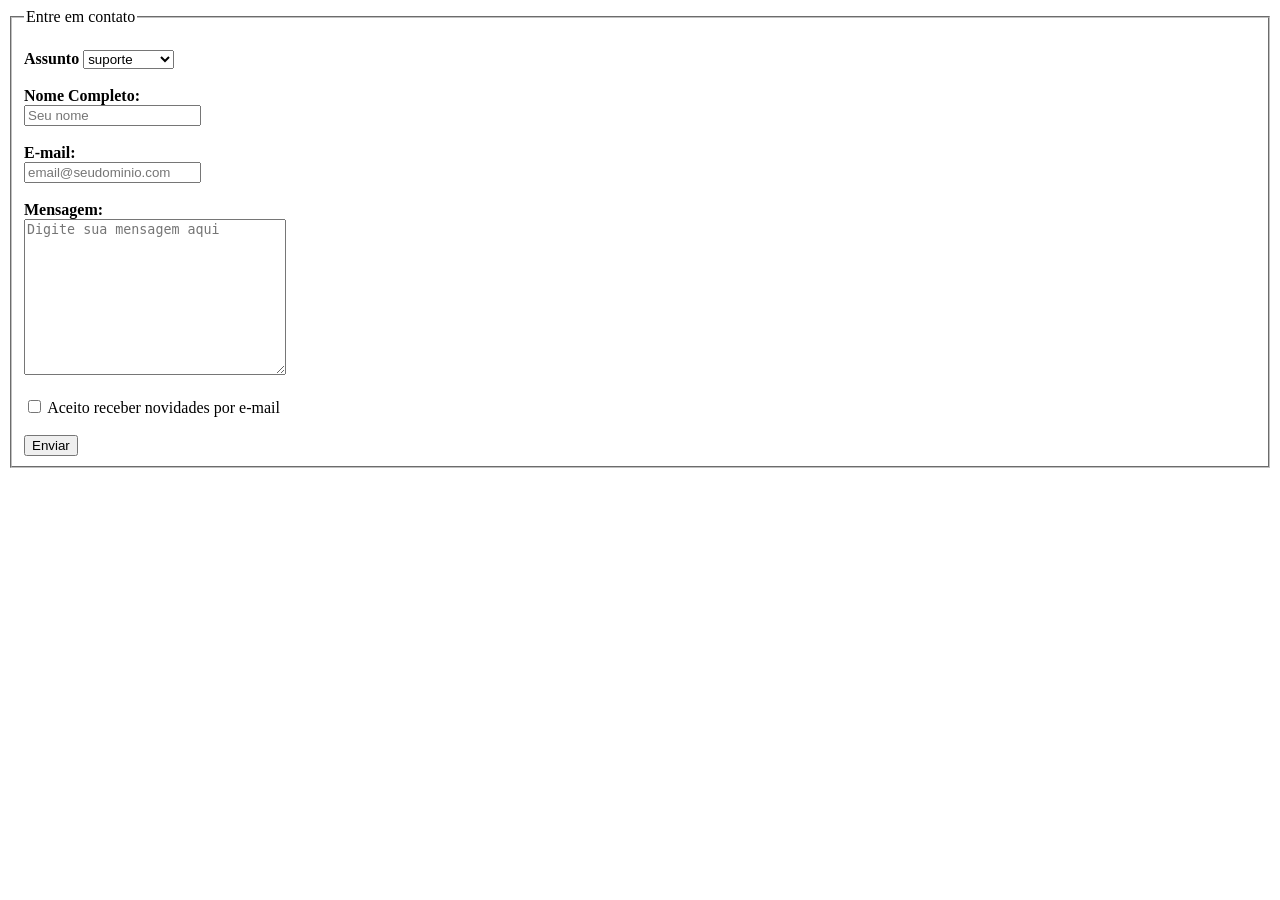
<file: html/form_contact.html>
<!DOCTYPE html>
<html lang="en">
<head>
    <meta charset="UTF-8">
    <meta http-equiv="X-UA-Compatible" content="IE=edge">
    <meta name="viewport" content="width=device-width, initial-scale=1.0">
    <title>Formulário de contato</title>
</head>
<body>
    
    <form action="./form_contact.html">
        <fieldset>
            <legend>Entre em contato</legend>
            <br>

            <div>
                <label for="assunto"><strong>Assunto</strong></label>
                <select name="assunto" id="assunto">
                    <option value="suporte">suporte</option>
                    <option value="sugestão">sugestão</option>
                    <option value="reclamação">reclamação</option>
                </select>
            </div>
            <br>

            <div>
                <label for="nome"><strong>Nome Completo:</strong></label>
                <br>
                <input type="text" name="nome" id="nome" placeholder="Seu nome">
            </div>
            <br>

            <div>
                <label for="email"><strong>E-mail:</strong></label>
                <br>
                <input type="email" name="email" id="email" placeholder="email@seudominio.com">
            </div>
            <br>

            <div>
                <label for="mensagem"><strong>Mensagem:</strong></label>
                <br>
                <textarea name="mensagem" id="mensagem" cols="30" rows="10" placeholder="Digite sua mensagem aqui"></textarea>
            </div>
            <br>

            <div>
                <input type="checkbox" name="aceito" id="aceito">
                <label for="aceito">Aceito receber novidades por e-mail</label>
            </div>
            <br>

            <input type="submit" value="Enviar">            

        </fieldset>
    </form>

</body>
</html>
</file>
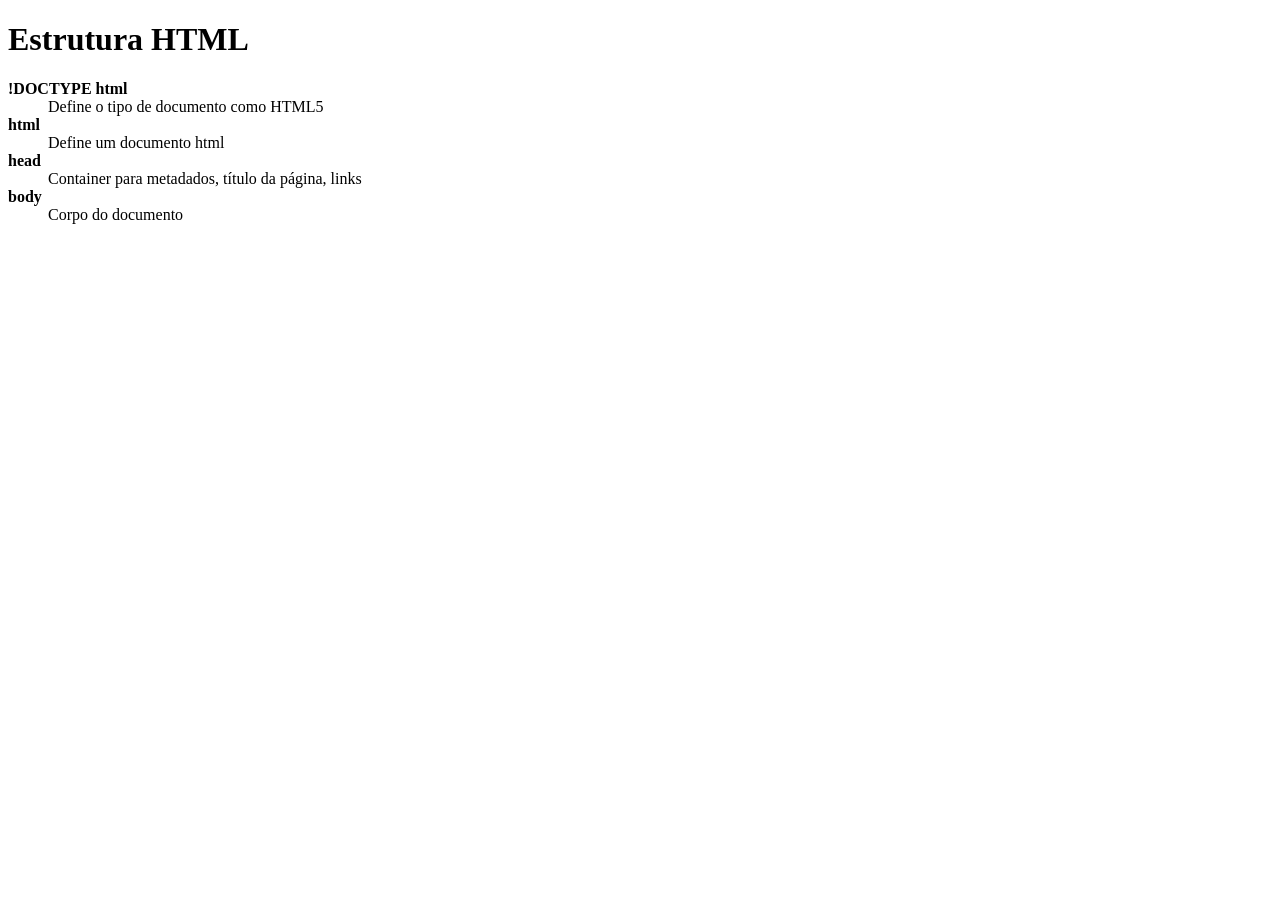
<file: html/glossary.html>
<!DOCTYPE html>
<html lang="en">
<head>
    <meta charset="UTF-8">
    <meta http-equiv="X-UA-Compatible" content="IE=edge">
    <meta name="viewport" content="width=device-width, initial-scale=1.0">
    <title>Glossário</title>
</head>
<body>
    <h1>Estrutura HTML</h1>

    <dl>
        <dt><strong>!DOCTYPE html</strong></dt>
        <dd>Define o tipo de documento como HTML5<dd>

        <dt><strong>html</strong></dt>
        <dd>Define um documento html</dd>

        <dt><strong>head</strong></dt>
        <dd>Container para metadados, título da página, links</dd>

        <dt><strong>body</strong></dt>
        <dd>Corpo do documento</dd>
    </dl>
</body>
</html>
</file>
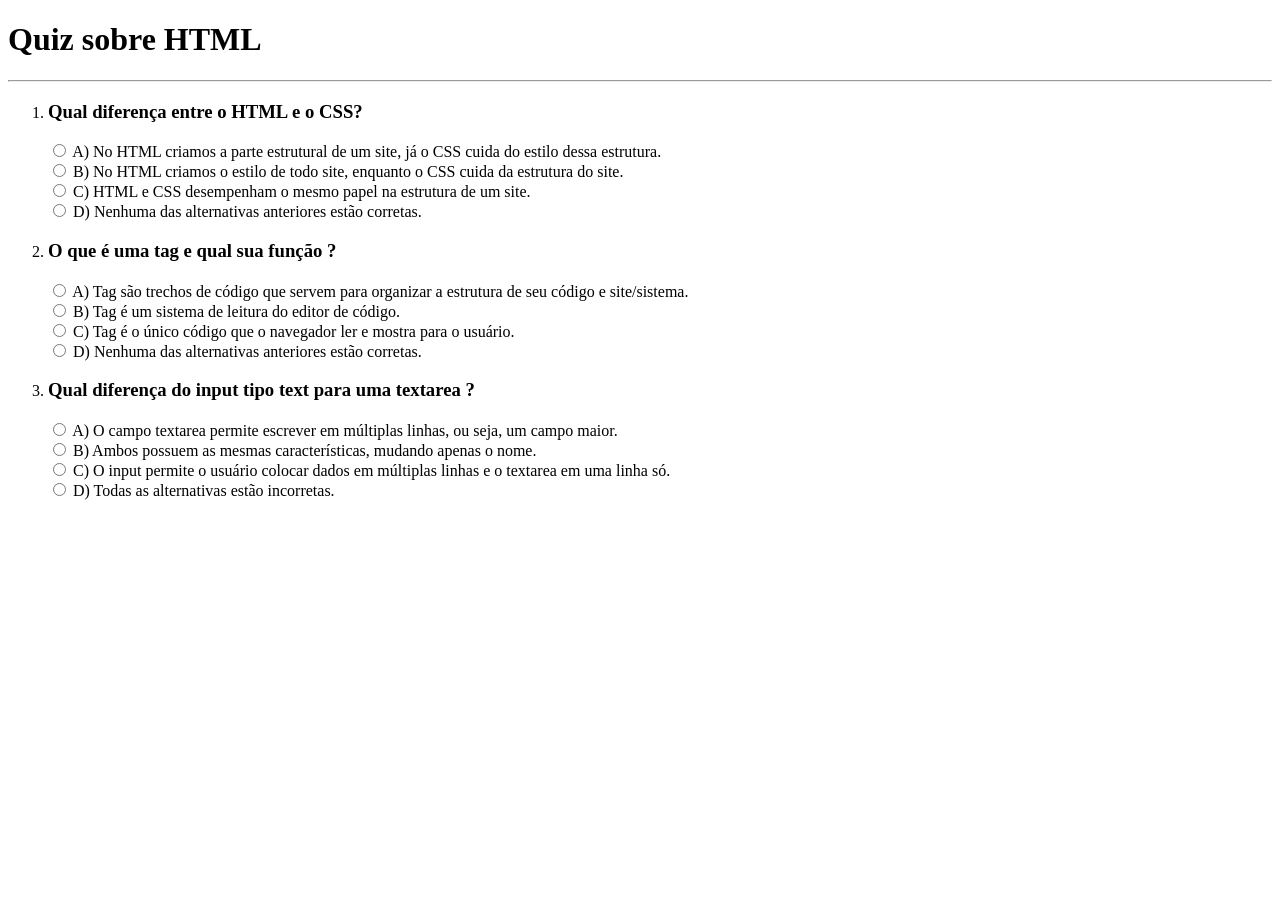
<file: html/quiz.html>
<!DOCTYPE html>
<html lang="en">

<head>
    <meta charset="UTF-8">
    <meta http-equiv="X-UA-Compatible" content="IE=edge">
    <meta name="viewport" content="width=device-width, initial-scale=1.0">
    <title>Quiz</title>
</head>

<body>

    <h1>Quiz sobre HTML</h1>
    <hr>

    <form action="">

        <ol>
            <li>
                <h3>Qual diferença entre o HTML e o CSS?</h3>

                <div>
                    <input type="radio" name="question-1" id="question-1-a" value="A">
                    <label for="question-1-a">A) No HTML criamos a parte estrutural de um site, já o CSS cuida do estilo
                        dessa estrutura.</label>
                </div>

                <div>
                    <input type="radio" name="question-1" id="question-1-b" value="B">
                    <label for="question-1-b">B) No HTML criamos o estilo de todo site, enquanto o CSS cuida da
                        estrutura do site.</label>
                </div>

                <div>
                    <input type="radio" name="question-1" id="question-1-c" value="C">
                    <label for="question-1-c">C) HTML e CSS desempenham o mesmo papel na estrutura de um site.</label>
                </div>

                <div>
                    <input type="radio" name="question-1" id="question-1-d" value="D">
                    <label for="question-1-d">D) Nenhuma das alternativas anteriores estão corretas.</label>
                </div>
            </li>

            <li>
                <h3>O que é uma tag e qual sua função ?</h3>

                <div>
                    <input type="radio" name="question-2" id="question-2-a" value="A">
                    <label for="question-2-a">A) Tag são trechos de código que servem para organizar a estrutura de seu
                        código e site/sistema.</label>
                </div>

                <div>
                    <input type="radio" name="question-2" id="question-2-b" value="B">
                    <label for="question-2-b">B) Tag é um sistema de leitura do editor de código.</label>
                </div>

                <div>
                    <input type="radio" name="question-2" id="question-2-c" value="C">
                    <label for="question-2-c">C) Tag é o único código que o navegador ler e mostra para o
                        usuário.</label>
                </div>

                <div>
                    <input type="radio" name="question-2" id="question-2-d" value="D">
                    <label for="question-2-d">D) Nenhuma das alternativas anteriores estão corretas.</label>
                </div>
            </li>

            <li>
                <h3>Qual diferença do input tipo text para uma textarea ?</h3>

                <div>
                    <input type="radio" name="question-3" id="question-3-a" value="A">
                    <label for="question-3-a">A) O campo textarea permite escrever em múltiplas linhas, ou seja, um
                        campo maior.</label>
                </div>

                <div>
                    <input type="radio" name="question-3" id="question-3-b" value="B">
                    <label for="question-3-b">B) Ambos possuem as mesmas características, mudando apenas o nome.</label>
                </div>

                <div>
                    <input type="radio" name="question-3" id="question-3-c" value="C">
                    <label for="question-3-c">C) O input permite o usuário colocar dados em múltiplas linhas e o
                        textarea em uma linha só.</label>
                </div>

                <div>
                    <input type="radio" name="question-3" id="question-3-d" value="D">
                    <label for="question-3-d">D) Todas as alternativas estão incorretas.</label>
                </div>
            </li>
        </ol>

    </form>

</body>

</html>
</file>
<file: alessios-pizzaria/index.css>
* {
  box-sizing: border-box;
  margin: 0;
  padding: 0;
}

:root {
  --color-primary: #ffa500;
  --color-dark: #232323;
  --color-light: #eaeaea;
  --color-white: #fff;
}

html {
  scroll-behavior:smooth;
}

body {
  font-family: system-ui, -apple-system, BlinkMacSystemFont, 'Segoe UI', Roboto, Oxygen, Ubuntu, Cantarell, 'Open Sans', 'Helvetica Neue', sans-serif;
}

a {
  color: var(--color-primary)
}

/* ============== cabeçalho/nav =============== */
header {
  background-color: var(--color-dark);
  color: var(--color-white);
  padding: 1.5rem;
}

nav ul {
  list-style: none;
  text-align: center;
}

nav li {
  display: inline;
  margin: 0 1.5rem;
}

nav a {
  text-decoration: none;
  font-weight: 700;
}

/* ===== hero ===== */
.hero {
  background-image: url(./img/pexels-narda-yescas-1566837.jpg);
  background-size: cover;
  color: var(--color-white);
  min-height: 75vh;
  padding: 10rem 0;
  text-align: center;
}

.hero h1 {
  font-size: 4rem;
  font-weight: 100;
}

.hero p {
  font-size: 1.5rem;
  margin-top: 1.5rem;
}

/* ============= BUTTON =================== */
.cta-button {
  background-color: var(--color-primary);
  border-radius: .5rem;
  color: var(--color-dark);
  display: inline-block;
  font-size: 1.25rem;
  font-weight: 700;
  margin-top: 1.5rem;
  padding: .75rem 1.5rem;
  text-decoration: none;
}

/* =================== CARDÁPIO ======================= */
section:not(#home) {
  padding: 4rem;
  text-align: center;
}

h2 {
  font-size: 3rem;
  margin-bottom: 1.5rem;
}

p {
  font-size: 1.25rem;
}

.menu-list {
  list-style: none;
}

.menu-list > li {
  background-color: var(--color-light);
  border-radius: .5rem;
  box-shadow: 0 4px 12px -4px rgba(0, 0, 0, 0.5);
  display: inline-block;
  margin: 1.5rem;
  height: 28rem;
  width: 28rem;
  text-align: left;
}

.menu-list img {
  border-top-left-radius: .5rem;
  border-top-right-radius: .5rem;
  object-fit: cover;
  width: 100%;
}

.menu-list h3,
.menu-list p {
  padding: 1rem 1.25rem 0;
}

/* ================ ABOUT =================== */
#about {
  background-image:
    linear-gradient(to bottom, rgba(0,0,0,0) 0%, rgba(0,0,0, 0.8) 100%),
    url(./img/pexels-eneida-nieves-905847.jpg);
  background-size: cover;
  background-position: center;
  color: var(--color-white);
}

/* ==================== CONTACT ============================ */
margin {
  margin-top: 2rem 0;
}

address > * {
  display: inline-block;
  margin: 1.5rem;
  text-align: left;
}

/* ========================= FOOTER ========================= */
footer {
  background-color: var(--color-dark);
  color: var(--color-white);
  padding: 2rem;
  text-align: center;
}
</file>
<file: Landing Page - Balle Bot/style.css>
@import url('https://fonts.googleapis.com/css2?family=Righteous&family=Sarala:wght@400;700&display=swap');

* {
    padding: 0;
    margin: 0;
    box-sizing: border-box;
    text-decoration: none;
}

body {
    font-size: 100%;
    background: linear-gradient(68.15deg, #2F2325 16.62%, #8E5D52 85.61%);
}

.cabecalho {
    display: flex;
    flex-direction: row;
    align-items: center;
    justify-content: space-around;
    padding: 24px;
}

.cabecalho-imagem {
    height: 72px;
}

.cabecalho-menu {
    display: flex;
    gap: 32px;
}

.cabecalho-menu-item {
    font-family: 'Sarala', sans-serif;
    color: #FFF2E7;
    font-weight: 400;
    font-size: 18px;
}

.cabecalho-menu-item:hover {
    color:  rgba(236, 214, 196, 0.53);
    cursor: pointer;
}

.conteudo {
    border-top: 0.4px solid #FFF2E7;
    margin-bottom: 48px;
}

.conteudo-principal {
    display: flex;
    flex-direction: row;
    align-items: center;
    justify-content: space-around;
}

.conteudo-principal-escrito {
    display: flex;
    flex-direction: column;
    gap: 32px;
}

.conteudo-principal-titulo {
    font-family: 'Righteous', cursive;
    font-weight: 400;
    font-size: 64px;
    color: #FFF2E7;
}

.conteudo-principal-subtitulo {
    font-family: 'Sarala', sans-serif;
    font-weight: 400;
    font-size: 24px;
    color: #ECD6C4;
}

.conteudo-principal-botao {
    background-color: #ECD6C4;
    width: 180px;
    height: 60px;
    border: none;
    box-shadow: 4px 5px 4px rgba(0, 0, 0, 0.25);
    border-radius: 20px;
    font-family: 'Sarala', sans-serif;
    font-weight: 400;
    font-size: 24px;
    color: #2F2325;
}

.conteudo-principal-botao:hover {
    background-color:  rgba(236, 214, 196, 0.53);
    cursor: pointer;
}

.conteudo-principal-imagem {
    height: 430px;
}

.conteudo-secundario {
    display: flex;
    flex-direction: column;
    align-items: center;
    gap: 24px;
    margin-top: 48px;
}

.conteudo-secundario-titulo {
    border-top: 0.4px solid #FFF2E7;
    padding-top: 48px;
    font-family: 'Righteous', cursive;
    font-weight: 400;
    font-size: 24px;
    color: #FFF2E7;
    margin-bottom: 16px;
}

.conteudo-secundario-paragrafo {
    font-family: 'Sarala', sans-serif;
    font-weight: 300;
    font-size: 18px;
    color: #ECD6C4;
}

.rodape {
    padding: 32px;
    border-top: 0.4px solid #FFF2E7;
}

.rodape-imagem {
    height: 48px;
    display: block;
    margin: 0 auto;
}
</file>
<file: landing page fitness/style.css>
:root {
    --green-dark: #1f6f4f;
    --green-light: #2fa76b;
    --text-dark: #1f2937;
    --text-muted: #5b6470;
    --bg: #ffffff;
}

* {
    box-sizing: border-box;
}

body {
    margin: 0;
    font-family: 'Roboto', Arial, sans-serif;
    background: var(--bg);
    color: var(--text-dark);
    overflow-x: hidden;
}

img {
    display: block;
    max-width: 100%;
}

.header,
.hero {
    width: 100%;
    max-width: 1100px;
    margin: 0 auto;
}

.header {
    display: flex;
    flex-direction: column;
    justify-content: center;
    align-items: center;
    gap: 16px;
    padding: 20px 20px 24px;
}

.brand {
    display: flex;
    align-items: center;
    gap: 14px;
    text-decoration: none;
    color: var(--text-dark);
    font-weight: 700;
}

.brand__logo {
    display: flex;
    align-items: center;
    justify-content: center;
    width: 44px;
    height: 44px;
    border-radius: 50%;
    background: var(--green-dark);
    color: white;
    font-size: 1.2rem;
    font-weight: 700;
}

.download-btn {
    text-decoration: none;
    background: var(--green-light);
    color: white;
    padding: 12px 20px;
    border-radius: 999px;
    font-weight: 600;
    transition: transform 0.2s ease, box-shadow 0.2s ease;
    width: 100%;
    max-width: 220px;
    text-align: center;
}

.download-btn:hover {
    transform: translateY(-1px);
    box-shadow: 0 8px 20px rgba(47, 167, 107, 0.2);
}

.hero {
    min-height: auto;
    display: flex;
    align-items: center;
    padding: 8px 20px 40px;
}

.hero__content {
    display: flex;
    flex-direction: column;
    align-items: center;
    justify-content: space-between;
    gap: 24px;
    width: 100%;
    text-align: center;
}

.hero__copy,
.hero__visual,
.hero__highlights {
    flex: 1;
    width: 100%;
}

.hero__copy {
    max-width: 100%;
}

.hero__eyebrow {
    margin: 0 0 10px;
    color: var(--green-dark);
    font-weight: 700;
    text-transform: uppercase;
    letter-spacing: 0.08em;
    font-size: 0.8rem;
}

.hero h1 {
    margin: 0 0 16px;
    font-size: clamp(1.7rem, 6vw, 2.3rem);
    line-height: 1.1;
}

.hero__text {
    margin: 0;
    color: var(--text-muted);
    font-size: 0.95rem;
    line-height: 1.7;
}

.hero__visual {
    display: flex;
    justify-content: center;
}

.hero__visual img {
    width: min(100%, 260px);
    border-radius: 24px;
    box-shadow: 0 20px 45px rgba(0, 0, 0, 0.12);
}

.hero__highlights ul {
    list-style: none;
    padding: 0;
    margin: 0;
    display: flex;
    flex-direction: row;
    flex-wrap: wrap;
    justify-content: center;
    align-items: center;
    gap: 16px;
}

.hero__highlights li {
    display: flex;
    align-items: center;
    gap: 12px;
    font-size: 1.1rem;
    font-weight: 600;
    color: var(--text-dark);
}

.hero__highlights span {
    display: inline-flex;
    align-items: center;
    justify-content: center;
    width: 40px;
    height: 40px;
    border-radius: 50%;
    background: #f5f7f6;
}

.features,
.cta,
.footer {
    width: 100%;
    max-width: 1100px;
    margin: 0 auto;
    padding: 0 20px;
}

.features {
    padding-top: 12px;
    padding-bottom: 24px;
}

.feature {
    display: flex;
    flex-direction: column;
    gap: 14px;
    align-items: center;
    padding: 20px 0;
    border-top: 1px solid #eef2f0;
}

.feature:first-child {
    border-top: 0;
}

.feature img {
    width: min(100%, 220px);
    max-height: 500px;
    object-fit: contain;
    border-radius: 20px;
    box-shadow: 0 16px 36px rgba(0, 0, 0, 0.08);
}

.feature__content {
    text-align: center;
    display: flex;
    flex-direction: column;
    gap: 8px;
}

.feature__content h2 {
    margin: 0 0 8px;
    font-size: 1.25rem;
    color: var(--text-dark);
}

.feature__content p {
    margin: 0;
    color: var(--text-muted);
    line-height: 1.7;
}

.cta {
    text-align: center;
    padding: 36px 20px 40px;
}

.cta h2 {
    margin: 0 0 16px;
    font-size: clamp(1.5rem, 4vw, 2rem);
}

.cta__button {
    display: inline-block;
    margin-bottom: 12px;
}

.cta__note {
    margin: 0;
    color: var(--text-muted);
    font-weight: 500;
}

.footer {
    padding: 0 20px 32px;
    text-align: center;
    color: var(--text-muted);
    font-size: 0.95rem;
}

@media (min-width: 900px) {
    .header {
        flex-direction: row;
        justify-content: space-between;
        align-items: center;
        gap: 0;
        padding: 24px 48px;
    }

    .download-btn {
        width: auto;
        max-width: none;
    }

    .hero {
        min-height: 90vh;
        padding: 24px 48px 56px;
    }

    .hero__content {
        flex-direction: row;
        align-items: center;
        justify-content: space-between;
        gap: 32px;
        text-align: left;
    }

    .hero__copy,
    .hero__visual,
    .hero__highlights {
        width: auto;
    }

    .hero__copy {
        max-width: 360px;
    }

    .hero__highlights ul {
        flex-direction: column;
        align-items: flex-start;
        justify-content: flex-start;
        flex-wrap: nowrap;
    }

    .hero h1 {
        font-size: clamp(2rem, 3vw, 3rem);
    }

    .hero__text {
        font-size: 1rem;
    }

    .hero__visual img {
        width: min(100%, 320px);
    }

    .feature {
        flex-direction: row;
        gap: 24px;
        align-items: center;
        padding: 24px 0;
    }

    .feature--reverse {
        flex-direction: row-reverse;
    }

    .feature img {
        width: min(100%, 240px);
        max-height: 500px;
    }

    .feature__content {
        text-align: left;
        max-width: 360px;
        gap: 10px;
    }

    .cta {
        padding: 48px 20px 56px;
    }
}
</file>
<file: Portfolio/assets/css/style.css>
@import url('https://fonts.googleapis.com/css2?family=Poppins:wght@400;600;700&display=swap');

body {
  margin: 0;
  font-family: 'Poppins', sans-serif;
}

/* ===== HEADER ================================= */
header {
  display: flex;
  justify-content: space-between;
  align-items: center;
  padding: 20px;
  position: fixed;
  left: 5%;
  right: 5%;
  top: 0;
}

header .logo {
  font-size: 25px;
  font-weight: bold;
  color: #111;
}

header .menu {
  width: 30px;
  height: 20px;
  display: flex;
  flex-direction: column;
  justify-content: space-between;
}

header .menu-line {
  height: 3px;
  background-color: #111;
}

/* ===== SECTION ===================================== */
.container {
  display: flex;
  height: 100vh;
}

.container .leftside {
  flex: 1;
  background-color: #3B576D;
  display: flex;
  align-items: center;
  justify-content: center;
  padding: 0 30px;
}

.container .rightside {
  flex: 1;
  background-image: url(../images/hero.jpg);
  background-position: center;
  background-size: cover;
}

.container .info .profession {
  font-weight: bold;
  text-transform: uppercase;
  font-size: 16px;
  letter-spacing: 1px;
  color: #f9fafc;
}

.container .info .name {
  font-weight: bold;
  font-size: 80px;
  line-height: 1.2;
  margin-top: 10px;
  margin-bottom: 30px;
  color: #111;
}

.container .info .buttons a {
  display: inline-block;
  background-color: #f9fafc;
  color: #3B576D;
  padding: 20px 40px;
  font-size: 13px;
  text-decoration: none;
  text-transform: uppercase;
  font-weight: bold;
  box-shadow: 0px 0px 10px #111;
  border-radius: 5px;
}

.container .info .buttons a.light {
  color: #f9fafc;
  background-color: #3B576D;
  margin-left: 5px;
}

.container .info .buttons a:hover {
  opacity: 0.8;
}

.container .info .footer {
  position: fixed;
  bottom: 20px;
  color: #CCC;
  font-size: 13px;
}

.footer a {
  color: #fff;
  font-weight: bold;
  text-decoration: none;
}

/* ===== RESPONSITY ======================= */
@media (min-width: 1187px) {
  .container .info .name {
    max-width: 546px;
  }
}

@media (min-width:571px) and (max-width: 999px) {
  .container .leftside {
    position: fixed;
    height: 100vh;
    width: 100%;
    background-color: transparent;
    text-align: center;
    padding: 0;
  }

  .container .info .footer {
    color: #f9fafc;
  }
}

@media (max-width: 750px) {
  .container .info .name {
    font-size: 50px;
  }

  .container .info .footer {
    left: 0;
    right: 0;
  }
}


@media (max-width: 570px) {
  header {
    position: initial;
    background-color: #3B576D;
  }

  header .logo {
    color: #f9fafc;
  }
  
  header .menu-line {
    background-color: #f9fafc;
  }

   .container {
    flex-direction: column;
  }

  .container .leftside {
    flex: none;
    padding: 20px 30px;
    text-align: center;
  }
  
  .container .info .profession {
    font-size: 13px;
  }
  
  .container .info .name {
    font-size: 30px;
  }

  .container .info .buttons a {
    display: block;
    margin-right: 0;
    margin-left: 0;
  }
  .container .info .buttons a.light {
    margin-top: 10px;
    margin-left: 0;
  }

  .container .info .footer {
    color: #f9fafc;
  }

}
</file>
<file: Starbucks/assets/css/style.css>
@import url('https://fonts.googleapis.com/css2?family=Open+Sans:ital@0;1&family=Oswald:wght@400;700&display=swap');

body {
  font-family: 'Open Sans', sans-serif;
  margin: 0;
}

header .line {
  background-color: #117050;
  height: 10px;
}

.container {
  max-width: 1140px;
  margin: auto;
}

.bar {
  background-color: #006341;
  width: 168px;
  height: 22px;
}

h1 {
  font-family: 'Oswald', sans-serif;
  font-weight: bold;
  font-size: 90px;
  line-height: 100px;
  margin: 0;
  margin-bottom: 30px;
}

h2 {
  font-family: 'Oswald', sans-serif;
  font-weight: bold;
  font-size: 35px;
  line-height: 45px;
  margin: 20px 0;
}

.button {
  display: inline-block;
  border: 2px solid #454545;
  padding: 10px 30px;
  border-radius: 3px;
  color: #454545;
  text-decoration: none;
}

.button:hover {
  color: #FFF;
  background-color: #454545;
}



/* ===== HEADER =============================== */
.header--area {
  display: flex;
  justify-content: space-between;
  align-items: center;
  height: 100px;
}

.header-left img {
  width: 64px;
  height: 64px;
}

.header--right {
  display: flex;
  align-items: center;
  cursor: pointer;
}

.header--search form {
  display: flex;
}

.header--search input {
  font-size: 16px;
  padding: 8px 15px;
  border: 1px solid #999;
  outline: 0;
  width: 100%;
  max-width: 250px;
}

.header--search button {
  border: 0;
  background: transparent;
  margin-left: -30px;
  cursor: pointer;
}

.header--search button img {
  width: 16px;
  height: 16px;
}

.header--menu {
  margin-left: 50px;
}

.header--menu img {
  width: 24px;
  height: 24px;
}

/* ===== BANNER ========================== */
.banner {
  background-image: url("../images/bg.jpg");
  background-position: center;
  background-size: cover;
  padding-top: 90px;
  padding-bottom: 90px;
}

.banner--images {
  margin-top: 60px;
}

.banner--images img {
  width: 148px;
  height: 148px;
  border: 6px solid #117050;
  border-radius: 50%;
  margin-right: 35px;
}

/* ===== AREA1 ============================== */
.area1 {
  display: grid;
  grid-template-columns: repeat(2, 1fr);
}

.area1--content {
  padding: 80px;
  margin: auto;
}

.area1--quote {
  margin-bottom: 30px;
  font-style: italic;
}

.area1--text {
  margin-bottom: 50px;
  line-height: 25px;
}

.area1--img1 {
  height: 350px;
  background-image: url("../images/f2.jpg");
  background-position: center;
  background-size: cover;
}

.area1--img2 {
  background-image: url("../images/f1.jpg");
  background-position: center;
  background-size: cover;
  grid-column: 2 / 3;
  grid-row: 1 / 3;
}

/* ===== AREA2 ================================= */
.area2 {
  display: grid;
  grid-template-columns: repeat(2, 1fr);
}

.area2--content {
  padding: 80px;
  margin: auto;
}

.area2--quote {
  margin-bottom: 30px;
  font-style: italic;
}

.area2--text {
  margin-bottom: 50px;
  line-height: 25px;
}

.area2--img1 {
  height: 450px;
  background-image: url("../images/f4.jpg");
  background-position: center;
  background-size: cover;
}

.area2--img2 {
  background-image: url("../images/f3.jpg");
  background-position: center;
  background-size: cover;
  grid-column: 1 / 2;
  grid-row: 1 / 3;
}

/* ===== AREA3 ================================ */
.area3 {
  display: grid;
  grid-template-columns: repeat(2, 1fr);
}

.area3--content {
  padding: 200px 80px;
  background-image: url("../images/bg2.jpg");
  background-position: left;
  background-size: cover;
}

.area3--text {
  margin-bottom: 50px;
  line-height: 25px;
}

.area3--img1 {
  background-image: url("../images/f5.jpg");
  background-position: center;
  background-size: cover;
}

.area3--content h2,
.area3--content .area3--text,
.area3--content .button {
  margin-left: 30%;
}

/* ===== AREA4 ============================ */
.area4 {
  display: grid;
  grid-template-columns: 450px 1fr;
  background-color: #e8e9ee;
}

.area4--content {
  padding: 150px 80px;
}

.area4--text {
  margin-bottom: 50px;
  line-height: 25px;
}

.area4--img1 {
  background-image: url("../images/bg3.jpg");
  background-position: left;
}

.area5 {
  background-image: url("../images/bg4.jpg");
  background-position: center;
  background-size: cover;
  height: 600px;
}

footer {
  background-color: #333;
  color: #FFF;
  padding: 80px;
  text-align: center;
}

@media (min-width: 769px) and (max-width: 1140px) {
  .container {
    padding-left: 20px;
    padding-right: 20px;
  }
}

@media (max-width: 768px) {
  .container {
    padding-left: 20px;
    padding-right: 20px;
  }

  .banner--images img {
    width: 100px;
    height: 100px;
    border: 3px solid #117050;
    border-radius: 50%;
    margin-right: 10px;
  }

  .area1 {
    grid-template-columns: 3fr 2fr;
  }

  .area2 {
    grid-template-columns: 2fr 3fr;
  }

  .area3 {
    grid-template-columns: 3fr 2fr;
  }
}

@media (min-width: 426px) and  (max-width: 480px) {
  .container {
    padding-left: 20px;
    padding-right: 20px;
  }

  .header--menu {
    margin-left: 20px;
  }

  .header--search input {
    max-width: 80px;
  }

  h1 {
    font-size: 50px;
    line-height: 50px;
  }

  h2 {
    font-size: 25px;
    line-height: 30px;
  }

  .banner--images img {
    width: 70px;
    height: 70px;
    border: 3px solid #117050;
    border-radius: 50%;
    margin-right: 10px;
  }

  .area1,
  .area2,
  .area3,
  .area4 {
    grid-template-columns: 1fr;
  }

  .area1--content,
  .area2--content,
  .area3--content,
  .area4--content {
    padding: 40px;
  }

}

@media (max-width: 425px) {
  .container {
    padding-left: 20px;
    padding-right: 20px;
  }

  .header--menu {
    margin-left: 20px;
  }

  .header--search input {
    max-width: 80px;
  }

  h1 {
    font-size: 50px;
    line-height: 50px;
  }

  h2 {
    font-size: 25px;
    line-height: 30px;
  }

  .banner--images img {
    width: 70px;
    height: 70px;
    border: 3px solid #117050;
    border-radius: 50%;
    margin-right: 10px;
  }

  .area1,
  .area2,
  .area3,
  .area4 {
    grid-template-columns: 1fr;
  }

  .area1--content,
  .area2--content,
  .area3--content,
  .area4--content {
    padding: 40px;
  }

  .area5 {
    height: 200px;
  }

  footer {
    font-size: 12px;
    padding: 40px 20px;
  }
}
</file>
<file: weather-app/styles.css>
* {
  box-sizing: border-box;
  margin: 0;
  padding: 0;
  font-family: 'poppins', sans-serif;
}

html {
  background-color: #e2eaf5;
}

body {
  max-width: 1440px;
  margin-left: auto;
  margin-right: auto;
}
.app-container {
  display: grid;
  grid-template-columns: repeat(2, 1fr);
  padding: 40px;
  grid-column-gap: 100px;
}

.navbar-container {
  display: flex;
  align-items: center;
}

.navbar-container > img {
  margin-right: 20px;
}

/* Showcase */
.showcase-container {
  display: flex;
  align-items: center;
  justify-content: space-between;
  padding-left: 40px;
  padding-right: 40px;
  margin-top: 60px;
}

.showcase-container .showcase-text > h2:first-child {
  font-size: 3.125rem;
  font-weight: 700;
  color: #2a394f;
}

.showcase-container .showcase-text > h2:last-child {
  font-size: 3.125rem;
  font-weight: 700;
  color: #2a394f;
}

.showcase-container .showcase-text > p {
  color: #9aa0a8;
  margin-bottom: 15px;
  font-weight: 500;
}

/*Previsão por hora*/
.hourly-forecast-container {
  border-radius: 40px;
  padding: 40px;
  background: linear-gradient(90.28deg, #007dfe 0.22%, #3aa2ff 99.78%);
  box-shadow: 0px 30px 50px -19px;
  display: flex;
  align-items: center;
  justify-content: space-between;
}

.hourly-forecast-container .hour-weather-item {
  display: flex;
  flex-direction: column;
  justify-content: center;
  align-items: center;
}

.hourly-forecast-container .hour-weather-item > img {
  width: 70px;
  height: 70px;
  margin-bottom: 10px;
}

.hourly-forecast-container .hour-weather-item > p:first-child {
  color: #fff;
  opacity: 75%;
  font-weight: 500;
}

.hourly-forecast-container .hour-weather-item > p:last-child {
  color: #fff;
  font-weight: 700;
  font-size: 2rem;
}

/* Detalhe */
.weather-details-container {
  margin-top: 40px;
  display: grid;
  grid-template-columns: repeat(4, 220px);
  grid-column-gap: 15px;
}

.weather-details-container .weather-detail-item {
  background-color: #fff;
  border-radius: 40px;
  padding: 30px;
  display: flex;
  flex-direction: column;
  justify-content: center;
  align-items: center;
  text-align: center;
}

.weather-details-container .weather-detail-item > p:first-child {
  color: #8f8f8f;
}

.weather-details-container .weather-detail-item > div {
  display: flex;
  align-items: center;
}

.weather-details-container .weather-detail-item > div > p {
  font-size: 2.5rem;
  font-weight: 700;
  color: #2a394f;
  margin-left: 4px;
}

.weather-details-container .weather-detail-item > div > p > span {
  font-size: 0.75rem;
  margin-left: -5px;
}

.weather-details-container .weather-detail-item > div > img {
  width: 35px;
  height: 35px;
}

/* Previsão semanal */
.weekly-forecast-container {
  background: #fff;
  border-radius: 40px;
  padding: 40px;
  display: flex;
  flex-direction: column;
  gap: 30px;
}

.weekly-forecast-container .day-weather-item {
  display: flex;
  align-items: center;
  justify-content: space-between;
}

.weekly-forecast-container .day-weather-item > p,
.weekly-forecast-container .day-weather-item > img,
.weekly-forecast-container .day-weather-item > div {
  flex: 1;
}

.weekly-forecast-container .day-weather-item > p {
  font-weight: 500;
  color: #8f8f8f;
}

.weekly-forecast-container .day-weather-item > div {
  display: flex;
  align-items: center;
  justify-content: flex-end;
}

.weekly-forecast-container .day-weather-item > div > p:first-child {
  color: #2a394f;
  font-weight: 500;
  margin-right: 8px;
}

.weekly-forecast-container .day-weather-item > div > p:last-child {
  color: #8f8f8f;
  font-weight: 500;
}

.weekly-forecast-container .day-weather-item > img {
  width: 60px;
  height: 60px;
}

/* Utilidades */
.custom-input {
  border: none;
  border-radius: 15px;
  background-color: #fdfffe;
  color: #232323;
  padding: 16px;
  width: 100%;
}

.custom-input:focus {
  outline: 2px solid  #3aa2ff;
}

.custom-input::placeholder {
  color: #b1b8c0;
}
</file>
<file: weather-app/mobile.css>
@media (max-width: 1024px) {
  .app-container {
    grid-template-columns: 100%;
    padding: 20px;
    grid-column-gap: 0;
    grid-row-gap: 40px;
  }

  
  .navbar-container {
    flex-direction: column;
  }
  
  .navbar-container>img {
    margin-right: 0;
    margin-bottom: 15px;
  }
  
  .showcase-container {
    justify-content: center;
    padding-left: 0px;
    padding-right: 0px;
  }
  
  .showcase-container .showcase-text>h2:first-child {
    font-size: 3rem;
    font-weight: 700;
    color: #2a394f;
  }
  
  .showcase-container .showcase-text>h2:last-child {
    font-size: 3.5rem;
    font-weight: 700;
    color: #2a394f;
  }
  
  .showcase-container .showcase-text>p {
    margin-bottom: 10px;
    font-size: 0.825rem;
  }

  .showcase-container > img {
    width: 180px;
  }
  
  .hourly-forecast-container {
    padding: 20px;
    overflow-x: scroll;
    justify-content: center;
    gap: 30px;
  }
  
  .hourly-forecast-container .hour-weather-item > img {
    width: 50px;
    height: 50px;
    margin-bottom: 5px;
  }

  .hourly-forecast-container .hour-weather-item > p:first-child {
    font-size: 0.825rem;
    text-align: center;
  }
  
  .hourly-forecast-container .hour-weather-item > p:last-child {
    font-size: 1.5rem;
  }

  .weather-details-container {
    margin-top: 40px;
    display: grid;
    grid-template-columns: repeat(2, 1fr);
    grid-gap: 15px;
  }

  .weather-details-container .weather-detail-item {
    padding: 25px;
    min-height: 130px;
  }

  .weather-details-container .weather-detail-item > p:first-child {
      font-size: 0.825rem;
    color: #8f8f8f;
    margin-bottom: 10px;
  }

  .weather-details-container .weather-detail-item > div > p {
    font-size: 1.5rem;
  }

  .weather-details-container .weather-detail-item > div > p > span {
    font-size: 0.5rem;
    margin-left: -2px;
  }

  .weekly-forecast-container .day-weather-item > p {
  font-size: 0.925rem;
}

  .weekly-forecast-container .day-weather-item > div > p:first-child {
  font-size: 0.875rem;
}

.weekly-forecast-container .day-weather-item > div > p:last-child {
  font-size: 0.875rem;
}
}
</file>
<file: form_dev/style_form.css>
* {
    margin: 0;
    padding: 0;
}

#title {
    font-family: sans-serif;
    color: #380861;
    margin-left: 7%;
}

#subtitle {
    font-family: sans-serif;
    color: #380861;
    margin-left: 10%;
}

fieldset {
    border: 0;
}

body {
    background-color: #f0f8ff;
    font-family: sans-serif;
    font-size: 1em;
    color: #59429d;
    margin-left: 36%;
    margin-top: 2%;
    justify-content: center;
}

input, select, textarea, button {
    border-radius: 5px;
}

.field {
    margin-bottom: 1em;
}

.field label {
    margin-bottom: 0.2em;
    color: #59429d;
    display: block;
}

fieldset.group .field {
    float: left;
    margin-right: 1em;
}

.field input[type="text"], .field input[type="email"], .field select, .field textarea {
    padding: 0.2em;
    border: 1px solid #59429d;
    box-shadow: 2px 2px 2px rgba(0,0,0,0.2);
    display: block;
}

.field select option {
    padding-right: 1em;
}

.field input:focus, .field select:focus, .field textarea:focus {
    background: #e0e0f8;
}

.button {
    font-size: 1.2em;
    background: #59429d;
    border: 0;
    margin-bottom: 1em;
    color: #fff;
    padding: 0.2em 0.6em;
    box-shadow: 2px 2px 2px rgba(0,0,0,0.2);
    text-shadow: 1px 1px 1px rgba(0,0,0,0.5);
    position: absolute;
    top: 90%;
    left: 50%;
    margin-right: -50%;
    transform: translate(-50%, -50%);
}

.button:hover {
    background: #ccbbff;
    box-shadow: inset 2px 2px 2px rgba(0,0,0,0.2);
    text-shadow: none;
}
</file>
